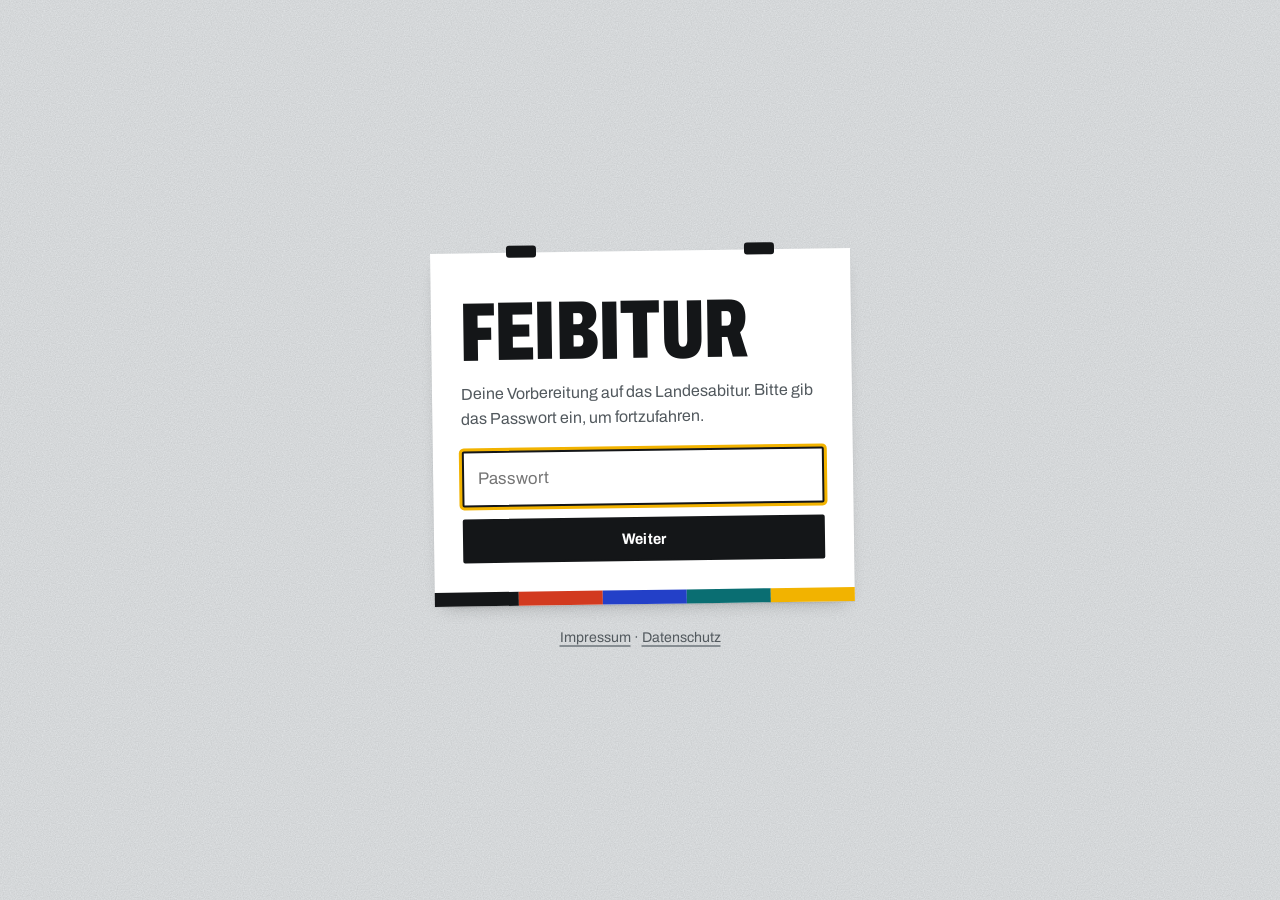
<file: index.html>
<!doctype html>
<html lang="de">
<head>
<meta charset="utf-8">
<script>if(location.protocol==="http:"&&location.hostname==="feibitur.janrickmer.de")location.replace("https://"+location.host+location.pathname+location.search+location.hash);</script>
<meta name="viewport" content="width=device-width, initial-scale=1">
<title>Feibitur</title>
<meta name="description" content="Feibitur – Lernplattform zur Vorbereitung auf das Landesabitur in Hessen.">
<meta name="robots" content="noindex, nofollow">
<meta name="referrer" content="no-referrer">
<link rel="icon" href="assets/img/favicon.svg" type="image/svg+xml">
<link rel="preload" href="assets/fonts/archivo-latin-wdth-normal.woff2" as="font" type="font/woff2" crossorigin>
<link rel="stylesheet" href="assets/css/style.css">
<meta name="theme-color" content="#141618">
</head>
<body>
<noscript><p class="noscript">Feibitur benötigt JavaScript. Bitte aktiviere JavaScript in deinem Browser.</p></noscript>

<!-- Passwortabfrage -->
<section id="gate" class="gate" hidden>
  <form id="gate-form" class="gate-card" autocomplete="off">
    <h1 class="gate-word">Feibitur</h1>
    <p class="gate-lead">Deine Vorbereitung auf das Landesabitur. Bitte gib das Passwort ein, um fortzufahren.</p>
    <label for="gate-pw" class="visually-hidden">Passwort</label>
    <input id="gate-pw" type="password" placeholder="Passwort" autocomplete="current-password" required>
    <button type="submit" class="btn btn-primary">Weiter</button>
    <p id="gate-error" class="gate-error" role="alert" hidden>Das Passwort ist leider falsch.</p>
    <div class="gate-stripes" aria-hidden="true"><i></i><i></i><i></i><i></i><i></i></div>
  </form>
  <footer class="legal-links"><a href="impressum.html">Impressum</a> · <a href="datenschutz.html">Datenschutz</a></footer>
</section>

<div id="app" hidden></div>

<script src="assets/js/config.js"></script>
<script src="assets/js/motion.js"></script>
<script src="assets/js/app.js"></script>
<script src="assets/js/tools.js"></script>
</body>
</html>
</file>
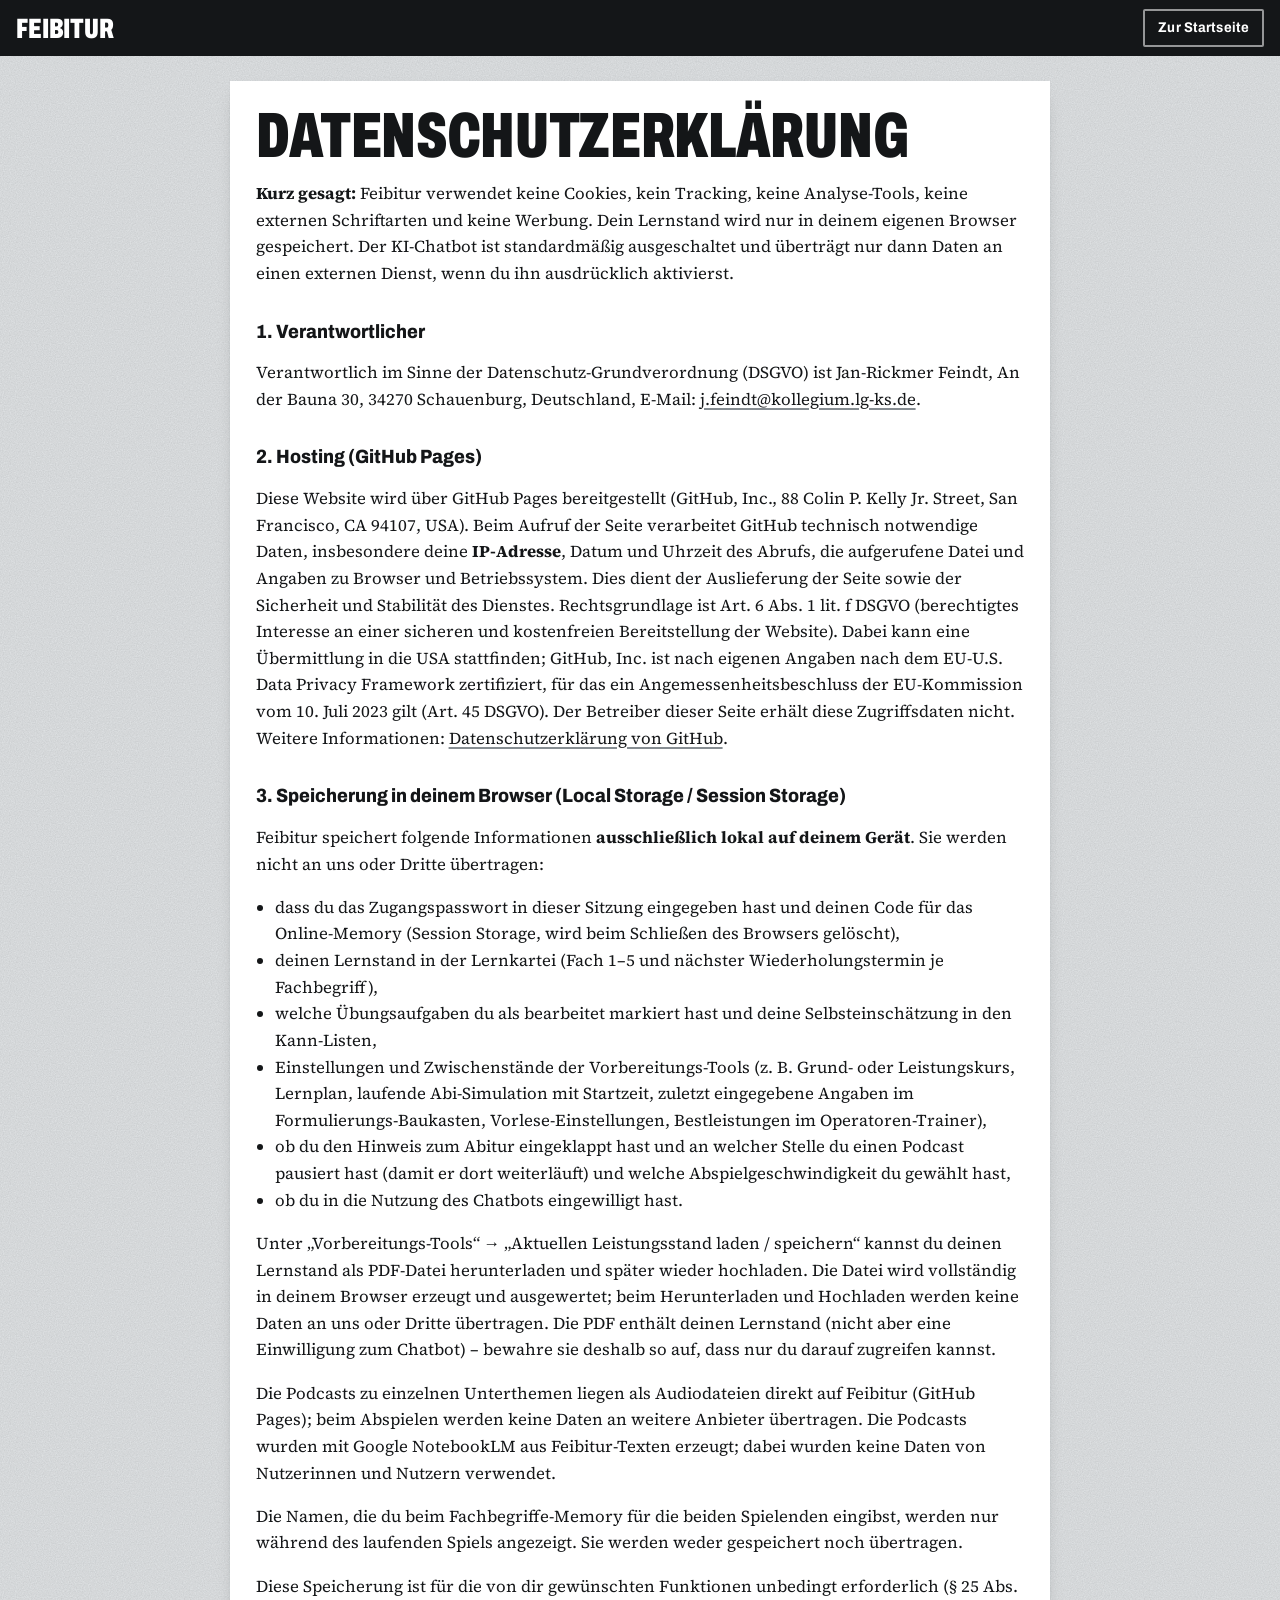
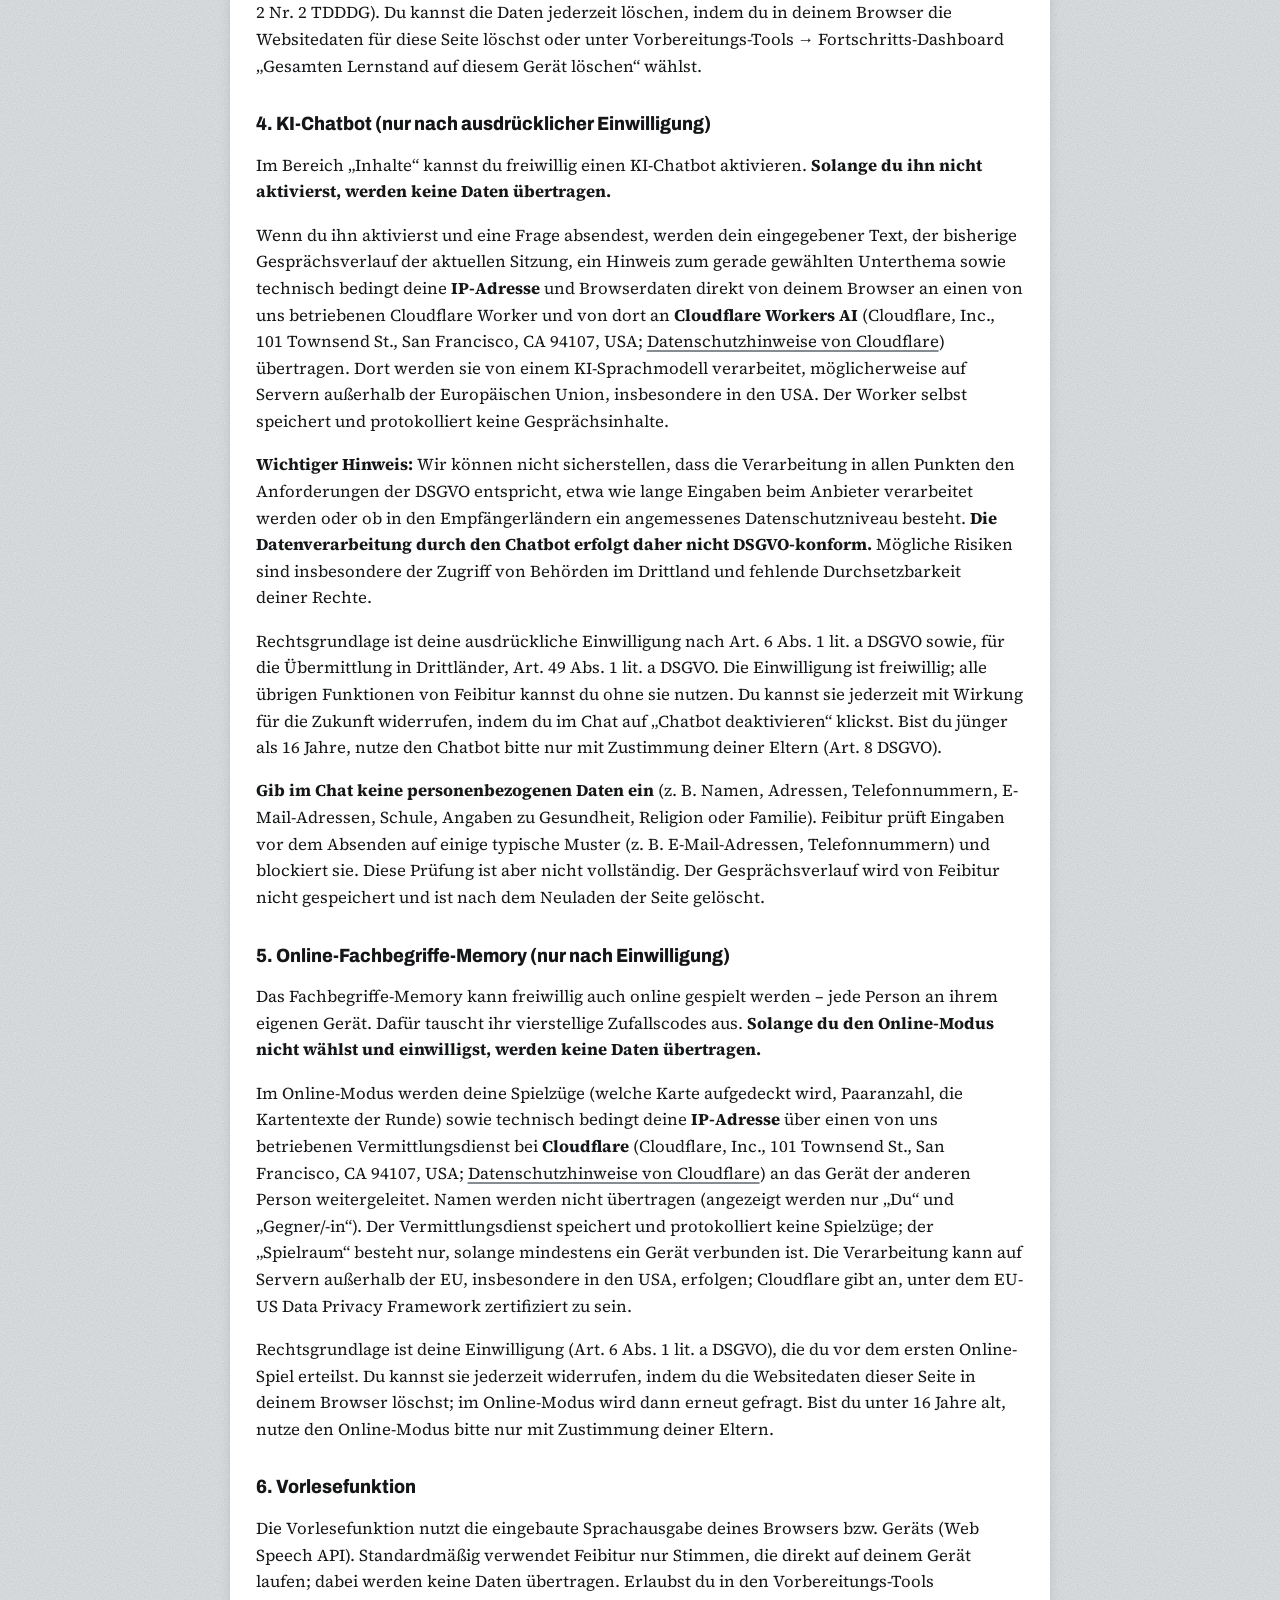
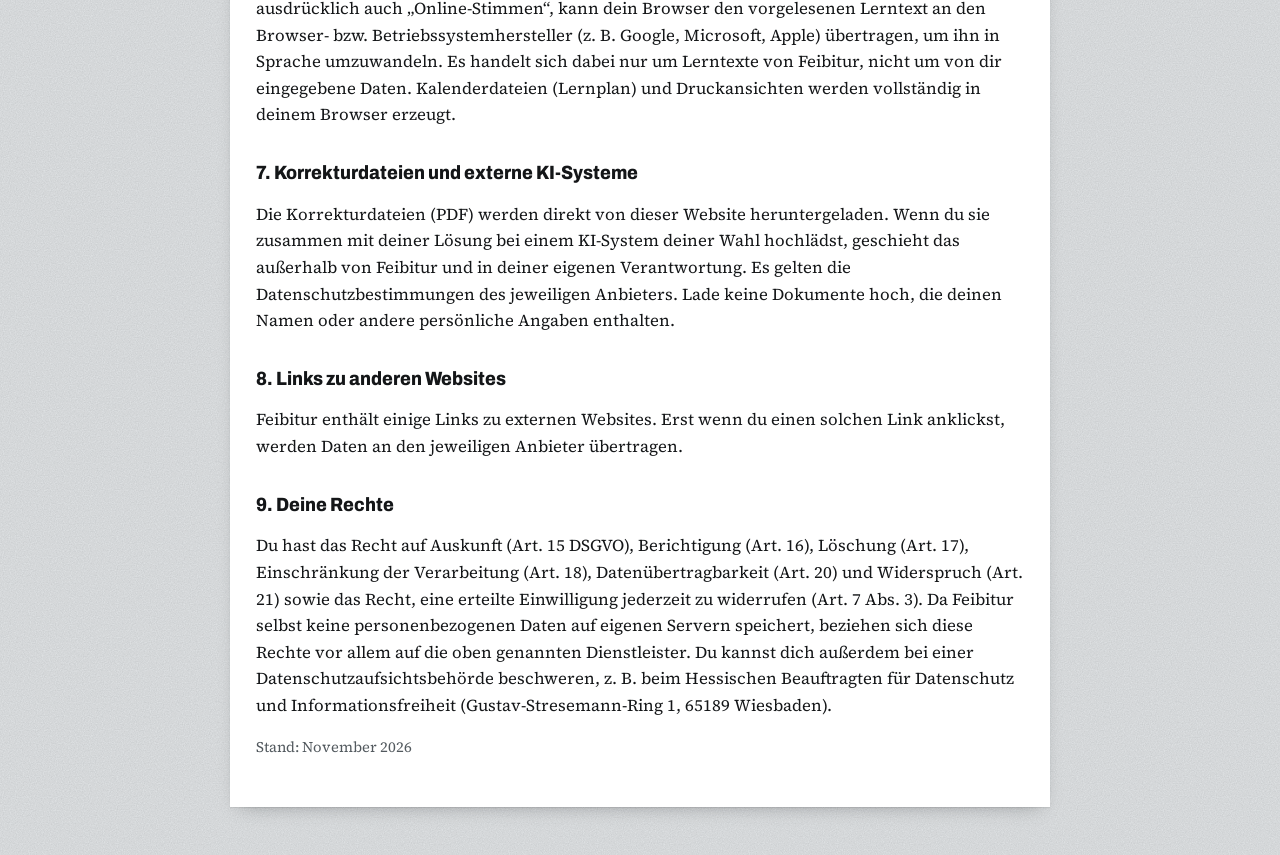
<file: datenschutz.html>
<!doctype html>
<html lang="de">
<head>
<meta charset="utf-8">
<script>if(location.protocol==="http:"&&location.hostname==="feibitur.janrickmer.de")location.replace("https://"+location.host+location.pathname+location.search+location.hash);</script>
<meta name="viewport" content="width=device-width, initial-scale=1">
<title>Datenschutz – Feibitur</title>
<meta name="robots" content="noindex, nofollow">
<link rel="icon" href="assets/img/favicon.svg" type="image/svg+xml">
<link rel="stylesheet" href="assets/css/style.css">
</head>
<body>
<header class="topbar"><a class="brand" href="index.html">Feibitur</a><nav><a class="btn btn-small" href="index.html">Zur Startseite</a></nav></header>
<main class="legal">
<h1>Datenschutzerklärung</h1>
<p><b>Kurz gesagt:</b> Feibitur verwendet keine Cookies, kein Tracking, keine Analyse-Tools, keine externen Schriftarten und keine Werbung. Dein Lernstand wird nur in deinem eigenen Browser gespeichert. Der KI-Chatbot ist standardmäßig ausgeschaltet und überträgt nur dann Daten an einen externen Dienst, wenn du ihn ausdrücklich aktivierst.</p>

<h2>1. Verantwortlicher</h2>
<p>Verantwortlich im Sinne der Datenschutz-Grundverordnung (DSGVO) ist Jan-Rickmer Feindt, An der Bauna 30, 34270 Schauenburg, Deutschland, E-Mail: <a href="mailto:j.feindt@kollegium.lg-ks.de">j.feindt@kollegium.lg-ks.de</a>.</p>

<h2>2. Hosting (GitHub Pages)</h2>
<p>Diese Website wird über GitHub Pages bereitgestellt (GitHub, Inc., 88 Colin P. Kelly Jr. Street, San Francisco, CA 94107, USA). Beim Aufruf der Seite verarbeitet GitHub technisch notwendige Daten, insbesondere deine <b>IP-Adresse</b>, Datum und Uhrzeit des Abrufs, die aufgerufene Datei und Angaben zu Browser und Betriebssystem. Dies dient der Auslieferung der Seite sowie der Sicherheit und Stabilität des Dienstes. Rechtsgrundlage ist Art. 6 Abs. 1 lit. f DSGVO (berechtigtes Interesse an einer sicheren und kostenfreien Bereitstellung der Website). Dabei kann eine Übermittlung in die USA stattfinden; GitHub, Inc. ist nach eigenen Angaben nach dem EU-U.S. Data Privacy Framework zertifiziert, für das ein Angemessenheitsbeschluss der EU-Kommission vom 10. Juli 2023 gilt (Art. 45 DSGVO). Der Betreiber dieser Seite erhält diese Zugriffsdaten nicht. Weitere Informationen: <a href="https://docs.github.com/de/site-policy/privacy-policies/github-general-privacy-statement" rel="noopener noreferrer">Datenschutzerklärung von GitHub</a>.</p>

<h2>3. Speicherung in deinem Browser (Local Storage / Session Storage)</h2>
<p>Feibitur speichert folgende Informationen <b>ausschließlich lokal auf deinem Gerät</b>. Sie werden nicht an uns oder Dritte übertragen:</p>
<ul>
<li>dass du das Zugangspasswort in dieser Sitzung eingegeben hast und deinen Code für das Online-Memory (Session Storage, wird beim Schließen des Browsers gelöscht),</li>
<li>deinen Lernstand in der Lernkartei (Fach 1–5 und nächster Wiederholungstermin je Fachbegriff),</li>
<li>welche Übungsaufgaben du als bearbeitet markiert hast und deine Selbsteinschätzung in den Kann-Listen,</li>
<li>Einstellungen und Zwischenstände der Vorbereitungs-Tools (z. B. Grund- oder Leistungskurs, Lernplan, laufende Abi-Simulation mit Startzeit, zuletzt eingegebene Angaben im Formulierungs-Baukasten, Vorlese-Einstellungen, Bestleistungen im Operatoren-Trainer),</li>
<li>ob du den Hinweis zum Abitur eingeklappt hast und an welcher Stelle du einen Podcast pausiert hast (damit er dort weiterläuft) und welche Abspielgeschwindigkeit du gewählt hast,</li>
<li>ob du in die Nutzung des Chatbots eingewilligt hast.</li>
</ul>
<p>Unter „Vorbereitungs-Tools“ → „Aktuellen Leistungsstand laden / speichern“ kannst du deinen Lernstand als PDF-Datei herunterladen und später wieder hochladen. Die Datei wird vollständig in deinem Browser erzeugt und ausgewertet; beim Herunterladen und Hochladen werden keine Daten an uns oder Dritte übertragen. Die PDF enthält deinen Lernstand (nicht aber eine Einwilligung zum Chatbot) – bewahre sie deshalb so auf, dass nur du darauf zugreifen kannst.</p>
<p>Die Podcasts zu einzelnen Unterthemen liegen als Audiodateien direkt auf Feibitur (GitHub Pages); beim Abspielen werden keine Daten an weitere Anbieter übertragen. Die Podcasts wurden mit Google NotebookLM aus Feibitur-Texten erzeugt; dabei wurden keine Daten von Nutzerinnen und Nutzern verwendet.</p>
<p>Die Namen, die du beim Fachbegriffe-Memory für die beiden Spielenden eingibst, werden nur während des laufenden Spiels angezeigt. Sie werden weder gespeichert noch übertragen.</p>
<p>Diese Speicherung ist für die von dir gewünschten Funktionen unbedingt erforderlich (§ 25 Abs. 2 Nr. 2 TDDDG). Du kannst die Daten jederzeit löschen, indem du in deinem Browser die Websitedaten für diese Seite löschst oder unter Vorbereitungs-Tools → Fortschritts-Dashboard „Gesamten Lernstand auf diesem Gerät löschen“ wählst.</p>

<h2 id="chatbot">4. KI-Chatbot (nur nach ausdrücklicher Einwilligung)</h2>
<p>Im Bereich „Inhalte“ kannst du freiwillig einen KI-Chatbot aktivieren. <b>Solange du ihn nicht aktivierst, werden keine Daten übertragen.</b></p>
<p>Wenn du ihn aktivierst und eine Frage absendest, werden dein eingegebener Text, der bisherige Gesprächsverlauf der aktuellen Sitzung, ein Hinweis zum gerade gewählten Unterthema sowie technisch bedingt deine <b>IP-Adresse</b> und Browserdaten direkt von deinem Browser an einen von uns betriebenen Cloudflare Worker und von dort an <b>Cloudflare Workers AI</b> (Cloudflare, Inc., 101 Townsend St., San Francisco, CA 94107, USA; <a href="https://www.cloudflare.com/de-de/privacypolicy/" rel="noopener noreferrer">Datenschutzhinweise von Cloudflare</a>) übertragen. Dort werden sie von einem KI-Sprachmodell verarbeitet, möglicherweise auf Servern außerhalb der Europäischen Union, insbesondere in den USA. Der Worker selbst speichert und protokolliert keine Gesprächsinhalte.</p>
<p><b>Wichtiger Hinweis:</b> Wir können nicht sicherstellen, dass die Verarbeitung in allen Punkten den Anforderungen der DSGVO entspricht, etwa wie lange Eingaben beim Anbieter verarbeitet werden oder ob in den Empfängerländern ein angemessenes Datenschutzniveau besteht. <b>Die Datenverarbeitung durch den Chatbot erfolgt daher nicht DSGVO-konform.</b> Mögliche Risiken sind insbesondere der Zugriff von Behörden im Drittland und fehlende Durchsetzbarkeit deiner Rechte.</p>
<p>Rechtsgrundlage ist deine ausdrückliche Einwilligung nach Art. 6 Abs. 1 lit. a DSGVO sowie, für die Übermittlung in Drittländer, Art. 49 Abs. 1 lit. a DSGVO. Die Einwilligung ist freiwillig; alle übrigen Funktionen von Feibitur kannst du ohne sie nutzen. Du kannst sie jederzeit mit Wirkung für die Zukunft widerrufen, indem du im Chat auf „Chatbot deaktivieren“ klickst. Bist du jünger als 16 Jahre, nutze den Chatbot bitte nur mit Zustimmung deiner Eltern (Art. 8 DSGVO).</p>
<p><b>Gib im Chat keine personenbezogenen Daten ein</b> (z. B. Namen, Adressen, Telefonnummern, E-Mail-Adressen, Schule, Angaben zu Gesundheit, Religion oder Familie). Feibitur prüft Eingaben vor dem Absenden auf einige typische Muster (z. B. E-Mail-Adressen, Telefonnummern) und blockiert sie. Diese Prüfung ist aber nicht vollständig. Der Gesprächsverlauf wird von Feibitur nicht gespeichert und ist nach dem Neuladen der Seite gelöscht.</p>

<h2 id="memory-online">5. Online-Fachbegriffe-Memory (nur nach Einwilligung)</h2>
<p>Das Fachbegriffe-Memory kann freiwillig auch online gespielt werden – jede Person an ihrem eigenen Gerät. Dafür tauscht ihr vierstellige Zufallscodes aus. <b>Solange du den Online-Modus nicht wählst und einwilligst, werden keine Daten übertragen.</b></p>
<p>Im Online-Modus werden deine Spielzüge (welche Karte aufgedeckt wird, Paaranzahl, die Kartentexte der Runde) sowie technisch bedingt deine <b>IP-Adresse</b> über einen von uns betriebenen Vermittlungsdienst bei <b>Cloudflare</b> (Cloudflare, Inc., 101 Townsend St., San Francisco, CA 94107, USA; <a href="https://www.cloudflare.com/de-de/privacypolicy/" rel="noopener noreferrer">Datenschutzhinweise von Cloudflare</a>) an das Gerät der anderen Person weitergeleitet. Namen werden nicht übertragen (angezeigt werden nur „Du“ und „Gegner/-in“). Der Vermittlungsdienst speichert und protokolliert keine Spielzüge; der „Spielraum“ besteht nur, solange mindestens ein Gerät verbunden ist. Die Verarbeitung kann auf Servern außerhalb der EU, insbesondere in den USA, erfolgen; Cloudflare gibt an, unter dem EU-US Data Privacy Framework zertifiziert zu sein.</p>
<p>Rechtsgrundlage ist deine Einwilligung (Art. 6 Abs. 1 lit. a DSGVO), die du vor dem ersten Online-Spiel erteilst. Du kannst sie jederzeit widerrufen, indem du die Websitedaten dieser Seite in deinem Browser löschst; im Online-Modus wird dann erneut gefragt. Bist du unter 16 Jahre alt, nutze den Online-Modus bitte nur mit Zustimmung deiner Eltern.</p>

<h2>6. Vorlesefunktion</h2>
<p>Die Vorlesefunktion nutzt die eingebaute Sprachausgabe deines Browsers bzw. Geräts (Web Speech API). Standardmäßig verwendet Feibitur nur Stimmen, die direkt auf deinem Gerät laufen; dabei werden keine Daten übertragen. Erlaubst du in den Vorbereitungs-Tools ausdrücklich auch „Online-Stimmen“, kann dein Browser den vorgelesenen Lerntext an den Browser- bzw. Betriebssystemhersteller (z. B. Google, Microsoft, Apple) übertragen, um ihn in Sprache umzuwandeln. Es handelt sich dabei nur um Lerntexte von Feibitur, nicht um von dir eingegebene Daten. Kalenderdateien (Lernplan) und Druckansichten werden vollständig in deinem Browser erzeugt.</p>

<h2>7. Korrekturdateien und externe KI-Systeme</h2>
<p>Die Korrekturdateien (PDF) werden direkt von dieser Website heruntergeladen. Wenn du sie zusammen mit deiner Lösung bei einem KI-System deiner Wahl hochlädst, geschieht das außerhalb von Feibitur und in deiner eigenen Verantwortung. Es gelten die Datenschutzbestimmungen des jeweiligen Anbieters. Lade keine Dokumente hoch, die deinen Namen oder andere persönliche Angaben enthalten.</p>

<h2>8. Links zu anderen Websites</h2>
<p>Feibitur enthält einige Links zu externen Websites. Erst wenn du einen solchen Link anklickst, werden Daten an den jeweiligen Anbieter übertragen.</p>

<h2>9. Deine Rechte</h2>
<p>Du hast das Recht auf Auskunft (Art. 15 DSGVO), Berichtigung (Art. 16), Löschung (Art. 17), Einschränkung der Verarbeitung (Art. 18), Datenübertragbarkeit (Art. 20) und Widerspruch (Art. 21) sowie das Recht, eine erteilte Einwilligung jederzeit zu widerrufen (Art. 7 Abs. 3). Da Feibitur selbst keine personenbezogenen Daten auf eigenen Servern speichert, beziehen sich diese Rechte vor allem auf die oben genannten Dienstleister. Du kannst dich außerdem bei einer Datenschutzaufsichtsbehörde beschweren, z. B. beim Hessischen Beauftragten für Datenschutz und Informationsfreiheit (Gustav-Stresemann-Ring 1, 65189 Wiesbaden).</p>

<p class="muted">Stand: November 2026</p>
</main>
</body>
</html>
</file>
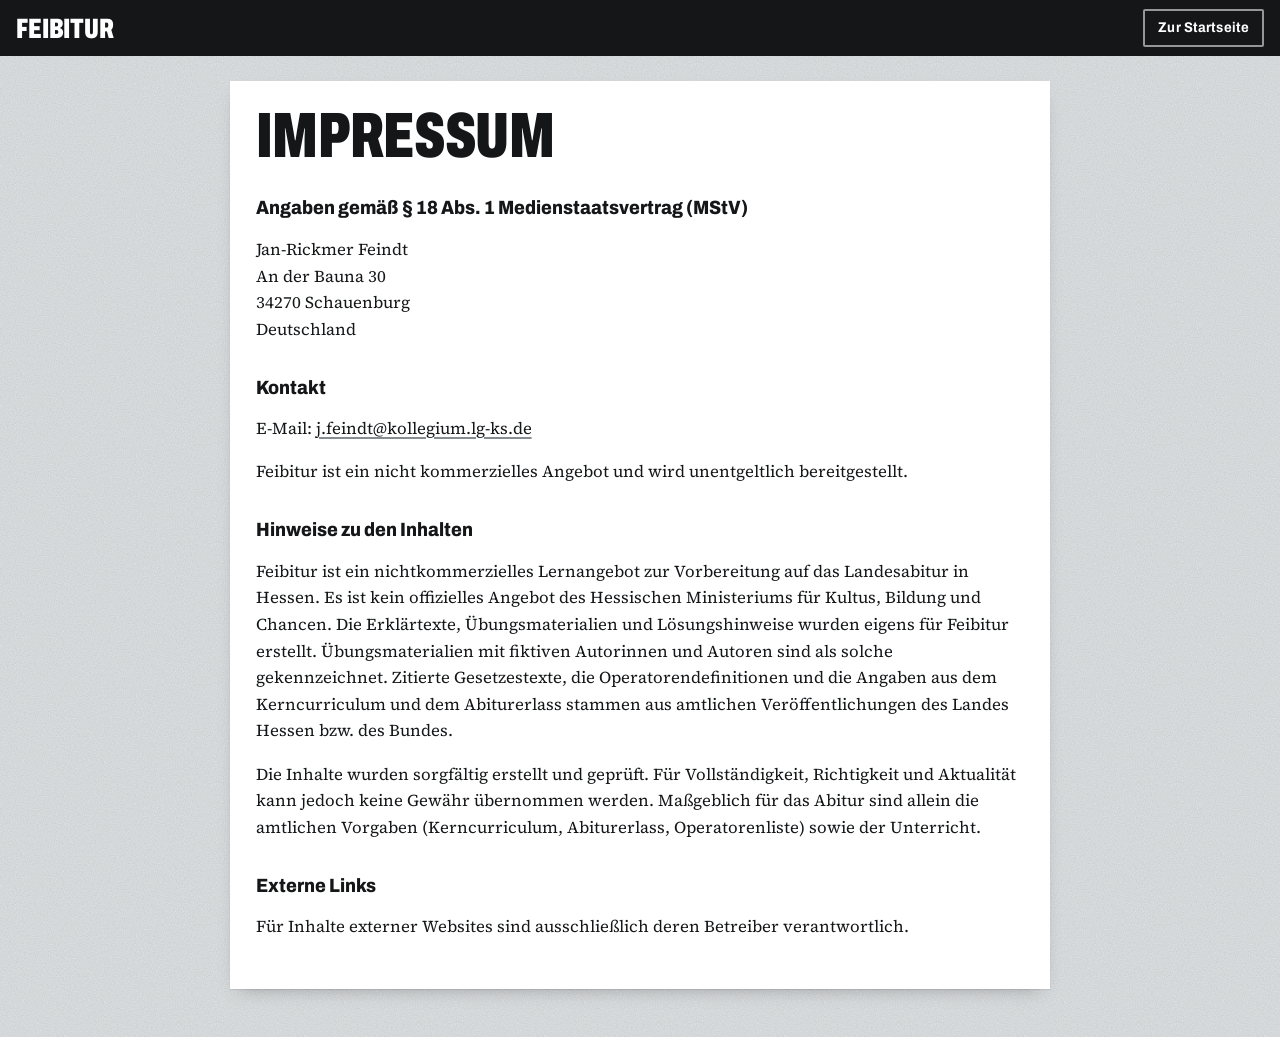
<file: impressum.html>
<!doctype html>
<html lang="de">
<head>
<meta charset="utf-8">
<script>if(location.protocol==="http:"&&location.hostname==="feibitur.janrickmer.de")location.replace("https://"+location.host+location.pathname+location.search+location.hash);</script>
<meta name="viewport" content="width=device-width, initial-scale=1">
<title>Impressum – Feibitur</title>
<meta name="robots" content="noindex, nofollow">
<link rel="icon" href="assets/img/favicon.svg" type="image/svg+xml">
<link rel="stylesheet" href="assets/css/style.css">
</head>
<body>
<header class="topbar"><a class="brand" href="index.html">Feibitur</a><nav><a class="btn btn-small" href="index.html">Zur Startseite</a></nav></header>
<main class="legal">
<h1>Impressum</h1>
<h2>Angaben gemäß § 18 Abs. 1 Medienstaatsvertrag (MStV)</h2>
<p>Jan-Rickmer Feindt<br>An der Bauna 30<br>34270 Schauenburg<br>Deutschland</p>
<h2>Kontakt</h2>
<p>E-Mail: <a href="mailto:j.feindt@kollegium.lg-ks.de">j.feindt@kollegium.lg-ks.de</a></p>
<p>Feibitur ist ein nicht kommerzielles Angebot und wird unentgeltlich bereitgestellt.</p>
<h2>Hinweise zu den Inhalten</h2>
<p>Feibitur ist ein nichtkommerzielles Lernangebot zur Vorbereitung auf das Landesabitur in Hessen. Es ist kein offizielles Angebot des Hessischen Ministeriums für Kultus, Bildung und Chancen. Die Erklärtexte, Übungsmaterialien und Lösungshinweise wurden eigens für Feibitur erstellt. Übungsmaterialien mit fiktiven Autorinnen und Autoren sind als solche gekennzeichnet. Zitierte Gesetzestexte, die Operatorendefinitionen und die Angaben aus dem Kerncurriculum und dem Abiturerlass stammen aus amtlichen Veröffentlichungen des Landes Hessen bzw. des Bundes.</p>
<p>Die Inhalte wurden sorgfältig erstellt und geprüft. Für Vollständigkeit, Richtigkeit und Aktualität kann jedoch keine Gewähr übernommen werden. Maßgeblich für das Abitur sind allein die amtlichen Vorgaben (Kerncurriculum, Abiturerlass, Operatorenliste) sowie der Unterricht.</p>
<h2>Externe Links</h2>
<p>Für Inhalte externer Websites sind ausschließlich deren Betreiber verantwortlich.</p>
</main>
</body>
</html>
</file>
<file: assets/css/style.css>
/* Feibitur – Stylesheet „Plakatwand“
   Alle Schriften liegen selbst gehostet unter assets/fonts (SIL Open Font License), keine externen Ressourcen. */

/* ------------------------------------------------------------------ Schriften */
@font-face { font-family: "Archivo"; font-style: normal; font-display: swap; font-weight: 100 900; font-stretch: 62% 125%;
  src: url("../fonts/archivo-latin-wdth-normal.woff2") format("woff2");
  unicode-range: U+0000-00FF, U+0131, U+0152-0153, U+02BB-02BC, U+02C6, U+02DA, U+02DC, U+0304, U+0308, U+0329, U+2000-206F, U+20AC, U+2122, U+2191, U+2193, U+2212, U+2215, U+FEFF, U+FFFD; }
@font-face { font-family: "Archivo"; font-style: normal; font-display: swap; font-weight: 100 900; font-stretch: 62% 125%;
  src: url("../fonts/archivo-latin-ext-wdth-normal.woff2") format("woff2");
  unicode-range: U+0100-02BA, U+02BD-02C5, U+02C7-02CC, U+02CE-02D7, U+02DD-02FF, U+0304, U+0308, U+0329, U+1D00-1DBF, U+1E00-1E9F, U+1EF2-1EFF, U+2020, U+20A0-20AB, U+20AD-20C0, U+2113, U+2C60-2C7F, U+A720-A7FF; }
@font-face { font-family: "Source Serif 4"; font-style: normal; font-display: swap; font-weight: 200 900;
  src: url("../fonts/source-serif-4-latin-wght-normal.woff2") format("woff2");
  unicode-range: U+0000-00FF, U+0131, U+0152-0153, U+02BB-02BC, U+02C6, U+02DA, U+02DC, U+0304, U+0308, U+0329, U+2000-206F, U+20AC, U+2122, U+2191, U+2193, U+2212, U+2215, U+FEFF, U+FFFD; }
@font-face { font-family: "Source Serif 4"; font-style: normal; font-display: swap; font-weight: 200 900;
  src: url("../fonts/source-serif-4-latin-ext-wght-normal.woff2") format("woff2");
  unicode-range: U+0100-02BA, U+02BD-02C5, U+02C7-02CC, U+02CE-02D7, U+02DD-02FF, U+0304, U+0308, U+0329, U+1D00-1DBF, U+1E00-1E9F, U+1EF2-1EFF, U+2020, U+20A0-20AB, U+20AD-20C0, U+2113, U+2C60-2C7F, U+A720-A7FF; }
@font-face { font-family: "Source Serif 4"; font-style: italic; font-display: swap; font-weight: 200 900;
  src: url("../fonts/source-serif-4-latin-wght-italic.woff2") format("woff2");
  unicode-range: U+0000-00FF, U+0131, U+0152-0153, U+02BB-02BC, U+02C6, U+02DA, U+02DC, U+0304, U+0308, U+0329, U+2000-206F, U+20AC, U+2122, U+2191, U+2193, U+2212, U+2215, U+FEFF, U+FFFD; }
@font-face { font-family: "Source Serif 4"; font-style: italic; font-display: swap; font-weight: 200 900;
  src: url("../fonts/source-serif-4-latin-ext-wght-italic.woff2") format("woff2");
  unicode-range: U+0100-02BA, U+02BD-02C5, U+02C7-02CC, U+02CE-02D7, U+02DD-02FF, U+0304, U+0308, U+0329, U+1D00-1DBF, U+1E00-1E9F, U+1EF2-1EFF, U+2020, U+20A0-20AB, U+20AD-20C0, U+2113, U+2C60-2C7F, U+A720-A7FF; }

/* ------------------------------------------------------------------ Tokens */
:root {
  /* Betongrau-Leiter: die einzigen neutralen Töne */
  --paper: #ffffff;
  --g1: #f1f3f4;
  --g2: #e1e4e6;
  --g3: #c7ccd0;
  --g4: #868d92;
  --g5: #52595e;
  --g6: #2a2f33;
  --ink: #141618;
  /* Plakatfarben der Halbjahre – treten immer gemeinsam auf */
  --q1: #D23A1F; --q1-ink: #ffffff;
  --q2: #2340C8; --q2-ink: #ffffff;
  --q3: #0A6E72; --q3-ink: #ffffff;
  --q4: #F2B300; --q4-ink: #141618;
  --gl: #141618; --gl-ink: #ffffff;
  --tl: #4f6478; --tl-ink: #ffffff; /* Vorbereitungs-Tools: Blueback, dunkel */
  --blueback: #9fb1c2;
  --go: #1B6E3E; --go-tint: #e6f2ea;
  --stop: #B3261E; --stop-tint: #fbe9e7;
  /* aktuelles Halbjahr (wird über data-hj gesetzt) */
  --hj: var(--ink); --hj-ink: #ffffff;
  /* Schrift */
  --ui: "Archivo", "Helvetica Neue", Arial, sans-serif;
  --read: "Source Serif 4", Georgia, "Times New Roman", serif;
  --poster-stretch: 66%;
  /* Bewegung: eine Konstante für alles Klebende */
  --t-paste: 380ms;
  --ease-paste: cubic-bezier(.2, 1.3, .4, 1);
  --ease-out: cubic-bezier(0.23, 1, 0.32, 1);
  --ease-io: cubic-bezier(0.77, 0, 0.175, 1);
  /* Kompatibilität für ältere Inline-Stile */
  --surface: var(--paper); --surface-2: var(--g1); --line: var(--g3); --ink-soft: var(--g5); --navy: var(--ink); --navy-2: var(--g6);
  --accent: var(--q1); --gold: var(--q4); --green: var(--go); --lk: var(--ink); --font: var(--ui); --font-head: var(--ui);
  --grain: url("data:image/svg+xml,%3Csvg xmlns='http://www.w3.org/2000/svg' width='240' height='240'%3E%3Cfilter id='n'%3E%3CfeTurbulence type='fractalNoise' baseFrequency='.85' numOctaves='2' stitchTiles='stitch'/%3E%3CfeColorMatrix values='0 0 0 0 0 0 0 0 0 0 0 0 0 0 0 .11 0 0 0 0'/%3E%3C/filter%3E%3Crect width='100%25' height='100%25' filter='url(%23n)'/%3E%3C/svg%3E");
  --sheet-shadow: 0 1px 1px rgba(20, 22, 24, .08), 0 8px 18px -10px rgba(20, 22, 24, .35);
}
[data-hj="tools"] { --hj: var(--tl); --hj-ink: var(--tl-ink); }
[data-hj="grundlagen"] { --hj: var(--gl); --hj-ink: var(--gl-ink); }
[data-hj="q1"] { --hj: var(--q1); --hj-ink: var(--q1-ink); }
[data-hj="q2"] { --hj: var(--q2); --hj-ink: var(--q2-ink); }
[data-hj="q3"] { --hj: var(--q3); --hj-ink: var(--q3-ink); }
[data-hj="q4"] { --hj: var(--q4); --hj-ink: var(--q4-ink); }

/* ------------------------------------------------------------------ Basis */
* { box-sizing: border-box; }
html { -webkit-text-size-adjust: 100%; scrollbar-color: var(--g4) var(--g2); }
body { margin: 0; background: var(--g2) var(--grain); color: var(--ink); font: 400 16px/1.55 var(--ui); overflow-wrap: break-word;
  -webkit-font-smoothing: antialiased; text-rendering: optimizeLegibility; caret-color: var(--ink); }
::selection { background: var(--q4); color: var(--ink); }
.topic-panel, .stage, .content-main, .block, .task2, .mat-text, .op-box, .chat { min-width: 0; }
.block, .mat-text, .op-box, .ttext, .face .def, .gl-item, .abi-body { hyphens: auto; -webkit-hyphens: auto; }
a { color: inherit; text-decoration: underline; text-decoration-thickness: 2px; text-underline-offset: 3px; text-decoration-color: var(--g4); }
a:hover { text-decoration-color: currentColor; }
button { font: inherit; color: inherit; }
img, svg { max-width: 100%; }
h1, h2, h3, h4 { text-wrap: balance; }
p { text-wrap: pretty; }
table { font-variant-numeric: tabular-nums; }
:focus-visible { outline: 3px solid var(--ink); outline-offset: 2px; }
.visually-hidden { position: absolute !important; width: 1px; height: 1px; overflow: hidden; clip: rect(0 0 0 0); white-space: nowrap; }
.noscript { padding: 2rem; text-align: center; }
[hidden] { display: none !important; }
.muted { color: var(--g5); font-size: .92rem; }
.small { font-size: .84rem; }
.nowrap { white-space: nowrap; }

/* ------------------------------------------------------------------ Knöpfe */
.btn { display: inline-flex; align-items: center; justify-content: center; gap: .5rem; min-height: 44px; padding: .55rem 1.1rem;
  border: 2px solid var(--ink); border-radius: 2px; background: var(--paper); color: var(--ink); cursor: pointer; text-decoration: none;
  font: 700 .95rem/1.15 var(--ui); font-stretch: 92%; letter-spacing: .01em; transition: transform 160ms var(--ease-out), background-color 150ms ease, color 150ms ease; }
.btn:active { transform: scale(.97); }
.btn svg { width: 18px; height: 18px; flex: none; }
.btn-primary { background: var(--ink); color: #fff; }
.btn-green { background: var(--go); border-color: var(--go); color: #fff; }
.btn-small { min-height: 38px; padding: .35rem .8rem; font-size: .88rem; }
.btn-ghost { background: transparent; }
@media (hover: hover) and (pointer: fine) {
  .btn:hover { background: var(--g1); }
  .btn-primary:hover { background: var(--g6); }
  .btn-green:hover { background: #155a32; }
}
.linklike { background: none; border: 0; padding: 0; color: inherit; text-decoration: underline; text-decoration-thickness: 2px; text-underline-offset: 3px; text-decoration-color: var(--g4); cursor: pointer; font-size: inherit; }
.seg { display: inline-flex; border: 2px solid var(--ink); border-radius: 2px; background: var(--paper); overflow: hidden; max-width: 100%; }
.seg button { border: 0; background: transparent; padding: .5rem .95rem; min-height: 40px; cursor: pointer; font: 700 .9rem/1.1 var(--ui); font-stretch: 92%; color: var(--ink); }
.seg button + button { box-shadow: inset 2px 0 0 var(--ink); }
.seg button[aria-pressed="true"] { background: var(--ink); color: #fff; }
.seg-wrap { flex-wrap: wrap; }
input, select, textarea { font: inherit; color: var(--ink); }
input:not([type=checkbox]):not([type=radio]), select, textarea { border: 2px solid var(--g4); border-radius: 2px; background: var(--paper); }
input:not([type=checkbox]):not([type=radio]):focus, select:focus, textarea:focus { border-color: var(--ink); outline: none; box-shadow: 0 0 0 3px var(--q4); }
input[type=checkbox], input[type=radio] { accent-color: var(--ink); width: 18px; height: 18px; }

/* ------------------------------------------------------------------ Plakatschrift */
.wordmark, .brand, .powi-hero h1, .tools-hero h1, .rel-hero h1, .poster-nr, .topic-head h2, .tab-nr, .afb-head, .stage-big, .gate-word,
.choice-title, .cd-num, .tnum, .m-setup h2, .m-sheet h2, .m-score, .m-logo, .legal h1 {
  font-family: var(--ui); font-stretch: var(--poster-stretch); font-weight: 850; text-transform: uppercase; line-height: .9; letter-spacing: -.005em;
}

/* ------------------------------------------------------------------ Passwort */
.gate { min-height: 100vh; min-height: 100dvh; display: flex; flex-direction: column; align-items: center; justify-content: center; padding: 24px 16px; gap: 1.4rem; }
.gate-card { position: relative; width: 100%; max-width: 420px; background: var(--paper); padding: 2.6rem 1.8rem 0; box-shadow: var(--sheet-shadow); transform: rotate(-.8deg);
  display: flex; flex-direction: column; gap: .8rem; }
.gate-card::before, .gate-card::after { content: ""; position: absolute; top: -7px; width: 30px; height: 12px; background: var(--ink); border-radius: 3px; }
.gate-card::before { left: 18%; } .gate-card::after { right: 18%; }
.gate-word { font-size: clamp(3.4rem, 17vw, 5.2rem); margin: 0; }
.gate-lead { margin: 0 0 .4rem; color: var(--g5); }
.gate-card input { padding: .8rem .9rem; font-size: 1.05rem; }
.gate-card .btn { width: 100%; }
.gate-error { color: var(--stop); margin: 0; font-weight: 700; }
.gate-stripes { display: grid; grid-template-columns: repeat(5, 1fr); }
.hj-strip { display: grid; grid-template-columns: 1.4fr repeat(5, 1fr); }
.gate-stripes { margin: 1rem -1.8rem 0; height: 14px; }
.gate-stripes i:nth-child(1) { background: var(--gl); } .gate-stripes i:nth-child(2) { background: var(--q1); } .gate-stripes i:nth-child(3) { background: var(--q2); }
.gate-stripes i:nth-child(4) { background: var(--q3); } .gate-stripes i:nth-child(5) { background: var(--q4); }
.legal-links { font-size: .88rem; color: var(--g5); }

/* ------------------------------------------------------------------ Kopfzeile */
.topbar { display: flex; align-items: center; justify-content: space-between; gap: .8rem; padding: .55rem 16px; background: var(--ink); color: #fff; position: relative; z-index: 5; }
.topbar .brand { font-size: 1.75rem; color: #fff; text-decoration: none; padding-top: .1rem; }
.topbar nav { display: flex; flex-wrap: wrap; gap: .45rem; justify-content: flex-end; }
.topbar .btn { background: transparent; color: #fff; border-color: rgba(255, 255, 255, .55); }
.topbar .btn-tools { background: var(--q4); color: var(--ink); border-color: var(--q4); }
.topbar :focus-visible, .countdown :focus-visible, .sim-timer :focus-visible { outline-color: var(--q4); }
@media (hover: hover) and (pointer: fine) { .topbar .btn:hover { background: rgba(255, 255, 255, .12); } .topbar .btn-tools:hover { background: #ffc61a; } }

/* ------------------------------------------------------------------ Startseite */
.home { min-height: 100vh; min-height: 100dvh; display: flex; flex-direction: column; }
.home-head { max-width: 1180px; width: 100%; margin: 0 auto; padding: clamp(2.2rem, 7vw, 4.5rem) 16px 1.6rem; }
.wordmark { font-size: clamp(4.4rem, 19vw, 12rem); margin: 0; line-height: .82; }
.home-head p { margin: .7rem 0 0; font: 500 clamp(1.05rem, 2.4vw, 1.35rem)/1.3 var(--read); color: var(--g6); }
.home-choices { max-width: 1180px; width: 100%; margin: 0 auto; padding: 1rem 16px 3rem; display: grid; grid-template-columns: minmax(0, 1.55fr) minmax(0, 1fr); grid-template-rows: auto auto; gap: 1.2rem; }
.choice { position: relative; display: flex; flex-direction: column; align-items: flex-start; gap: .55rem; padding: 1.6rem 1.5rem 1.4rem; border: 0; border-radius: 0; cursor: pointer; text-align: left;
  background: var(--paper); color: var(--ink); box-shadow: var(--sheet-shadow); transition: transform 220ms var(--ease-out); }
.choice::before, .choice::after { content: ""; position: absolute; top: -6px; width: 26px; height: 11px; background: var(--ink); border-radius: 3px; }
.choice::before { left: 14%; } .choice::after { right: 14%; }
.choice:active { transform: scale(.985); }
@media (hover: hover) and (pointer: fine) { .choice:hover { transform: translateY(-3px) rotate(-.4deg); } }
.choice-title { font-size: clamp(2.2rem, 6vw, 3.8rem); }
.choice-sub { font: 400 1.02rem/1.45 var(--read); color: var(--g6); max-width: 36ch; }
.choice-powi { grid-row: span 2; justify-content: flex-end; min-height: 340px; padding-bottom: 0; }
.choice-powi .choice-title { font-size: clamp(2.8rem, 8vw, 5.6rem); }
.choice-powi .hj-strip { align-self: stretch; margin: 1.2rem -1.5rem 0; }
.hj-strip i { font-style: normal; font: 850 1.25rem/1 var(--ui); font-stretch: var(--poster-stretch); padding: .8rem .2rem .7rem; text-align: center; background: var(--hj); color: var(--hj-ink); }
.choice-tools { background: var(--ink); color: #fff; }
.choice-tools .choice-sub { color: var(--g3); }
.choice-rel { background: var(--g1); }
.choice-rel .choice-sub { color: var(--g5); }
.weiter { grid-column: 1 / -1; display: inline-flex; align-items: center; gap: .6rem; justify-self: start; padding: .7rem 1rem; background: var(--q4); color: var(--ink); text-decoration: none; font-weight: 600;
  box-shadow: var(--sheet-shadow); transform: rotate(-.6deg); }
.weiter b { font-stretch: 85%; }
.weiter svg { width: 20px; height: 20px; }
.site-foot { margin-top: auto; padding: 1.4rem 16px 1.8rem; text-align: center; color: var(--g5); font-size: .86rem; }
.site-foot a { color: var(--g6); }

/* ------------------------------------------------------------------ Fachwelt PoWi: Kopf */
.powi-hero { max-width: 1400px; margin: 0 auto; padding: clamp(1.6rem, 4vw, 2.6rem) 16px 1.2rem; display: flex; flex-wrap: wrap; align-items: flex-end; justify-content: space-between; gap: 1rem 2rem; }
.powi-hero h1 { margin: 0; font-size: clamp(2.6rem, 8.5vw, 6.2rem); line-height: .84; }
.powi-hero p { margin: .55rem 0 0; font: 500 1.08rem/1.35 var(--read); color: var(--g6); }
.kurs-switch { display: flex; align-items: center; gap: .6rem; flex-wrap: wrap; font-weight: 700; }
.kurs-switch > span { font-stretch: 85%; text-transform: uppercase; font-size: .82rem; letter-spacing: .04em; }
.kurs-hint { flex-basis: 100%; margin: 0; text-align: right; font-weight: 600; }
.kurs-hint::before { content: ""; display: inline-block; width: .7em; height: .7em; background: var(--q4); margin-right: .45rem; vertical-align: .02em; }
.kurs-hint-inline { font-weight: 600; font-size: .9rem; }
.kurs-note { text-align: center; }

/* Abitur-Hinweis: Aushang */
.abi-wrap { max-width: 1400px; margin: 0 auto; padding: 0 16px; }
.abi { background: var(--paper); box-shadow: var(--sheet-shadow); }
.abi > summary { cursor: pointer; list-style: none; display: flex; align-items: center; justify-content: space-between; gap: .8rem; padding: .85rem 1.2rem; background: var(--q4); color: var(--ink);
  font: 800 1.05rem/1.2 var(--ui); font-stretch: 88%; }
.abi > summary::-webkit-details-marker { display: none; }
.abi > summary .chev { transition: transform 200ms var(--ease-out); flex: none; }
.abi[open] > summary .chev { transform: rotate(180deg); }
.abi-body { padding: 1rem 1.2rem 1.3rem; font-family: var(--read); font-size: 1rem; }
.abi-body ul { margin: .3rem 0; padding-left: 1.2rem; }
.abi-body li { margin: .25rem 0; }
.abi-cols { display: grid; grid-template-columns: minmax(0, 1fr) minmax(0, 1fr); gap: 1.2rem; margin-top: 1rem; }
.abi-cols.abi-one { grid-template-columns: minmax(0, 1fr); }
.abi-col { border-top: 4px solid var(--ink); padding-top: .6rem; }
.abi-col h3 { margin: 0 0 .3rem; font: 850 1.35rem/1 var(--ui); font-stretch: var(--poster-stretch); text-transform: uppercase; }
.abi-col h4 { margin: .8rem 0 .2rem; font: 700 .95rem/1.25 var(--ui); }
.abi-col ul { font-size: .95rem; }
.abi-src { font: .8rem/1.4 var(--ui); color: var(--g5); margin-top: .8rem; }
.abi-tipps { margin-top: 1rem; background: var(--g1); padding: .8rem 1rem; font-size: .96rem; }

/* Halbjahres-Plakatbahn */
.tabs-wrap { max-width: 1400px; margin: 1.8rem auto 0; padding: 0 16px; }
.tabs { display: grid; grid-template-columns: repeat(6, minmax(0, 1fr)); gap: 10px; align-items: end; padding-top: 10px; }
.tab { position: relative; display: flex; flex-direction: column; align-items: flex-start; justify-content: flex-start; gap: .35rem; min-height: 112px; padding: 1.15rem .9rem .9rem; text-align: left; cursor: pointer;
  border: 0; border-top: 12px solid var(--hj); border-radius: 0; background: var(--paper); color: var(--ink); box-shadow: var(--sheet-shadow);
  transition: transform 220ms var(--ease-out), background-color 150ms ease; }
.tab-nr { font-size: 2.3rem; }
.tab-long { font: 600 .86rem/1.25 var(--ui); font-stretch: 88%; color: var(--g6); }
.tab[aria-selected="true"] { background: var(--hj); color: var(--hj-ink); border-top-color: var(--hj); transform: translateY(-10px); z-index: 1; box-shadow: 0 14px 26px -12px rgba(20, 22, 24, .55); }
.tab[aria-selected="true"] .tab-long { color: inherit; }
.tab:active { transform: scale(.98); }
.tab[aria-selected="true"]:active { transform: translateY(-10px) scale(.98); }
@media (hover: hover) and (pointer: fine) { .tab[aria-selected="false"]:hover { transform: translateY(-4px); } }

/* Unterthemen-Mast und Plakatfläche */
.tabpanel { max-width: 1400px; margin: 0 auto; padding: 1.4rem 16px 3rem; display: grid; grid-template-columns: 300px minmax(0, 1fr); gap: 1.6rem; align-items: start; }
.sidebar { position: sticky; top: .8rem; max-height: calc(100vh - 1.6rem); overflow: auto; padding: 14px .4rem 1rem 0; scrollbar-width: thin; }
.sidebar h2 { margin: 0 0 .8rem 34px; font: 800 .82rem/1 var(--ui); font-stretch: 85%; text-transform: uppercase; letter-spacing: .08em; color: var(--g5); }
.sidebar::before { content: ""; position: absolute; left: 12px; top: 0; bottom: 0; width: 8px; border-radius: 4px;
  background: linear-gradient(90deg, #8f9492, #c8ccca 45%, #7d8280); }
.topic-btn { position: relative; display: block; width: calc(100% - 34px); margin: 0 0 12px 34px; padding: .75rem .85rem .8rem; text-align: left; cursor: pointer;
  border: 0; border-radius: 0; background: var(--paper); color: var(--ink); box-shadow: var(--sheet-shadow); transition: transform 200ms var(--ease-out); }
.topic-btn::before, .topic-btn::after { content: ""; position: absolute; left: -30px; width: 40px; height: 7px; background: var(--ink); border-radius: 3px; }
.topic-btn::before { top: 14px; } .topic-btn::after { bottom: 14px; }
.topic-btn[aria-expanded="true"] { background: var(--hj); color: var(--hj-ink); }
.topic-btn:active { transform: scale(.985); }
@media (hover: hover) and (pointer: fine) { .topic-btn[aria-expanded="false"]:hover { transform: translateX(3px); } }
.topic-nr { display: block; font: 850 1.5rem/1 var(--ui); font-stretch: var(--poster-stretch); text-transform: uppercase; margin-bottom: .2rem; }
.topic-title { display: block; font: 500 .93rem/1.32 var(--ui); }
.badges { display: flex; flex-wrap: wrap; gap: 5px; margin-top: .45rem; }
.badge { display: inline-block; font: 700 .7rem/1.25 var(--ui); font-stretch: 88%; text-transform: uppercase; letter-spacing: .04em; padding: .16rem .45rem; border: 1.5px solid currentColor; white-space: nowrap; }
.badge-abi { background: var(--ink); color: #fff; border-color: var(--ink); }
.topic-btn[aria-expanded="true"] .badge-abi { background: var(--paper); color: var(--ink); border-color: var(--paper); }
.badge-noabi { color: var(--g5); }
.topic-btn[aria-expanded="true"] .badge-noabi { color: inherit; }
.badge-lk { background: var(--ink); color: #fff; border-color: var(--ink); }
.badge-content { color: var(--go); }
.zuletzt { position: absolute; top: -9px; right: 10px; background: var(--q4); color: var(--ink); font: 800 .68rem/1 var(--ui); font-stretch: 85%; text-transform: uppercase; letter-spacing: .05em;
  padding: .3rem .45rem; transform: rotate(2.5deg); box-shadow: 0 2px 4px rgba(20, 22, 24, .25); }

.stage { min-width: 0; }
.stage-empty { background: var(--paper); box-shadow: var(--sheet-shadow); padding: 2.4rem 1.8rem; border-top: 12px solid var(--hj); }
.stage-big { font-size: clamp(2rem, 5vw, 3.2rem); margin: 0 0 .6rem; }
.stage-empty p:not(.stage-big) { font-family: var(--read); font-size: 1.05rem; max-width: 60ch; color: var(--g6); }
.stage-empty .btn { margin-top: .6rem; }

/* Das Themenplakat */
.topic-panel { position: relative; }
.topic-panel.paste, .tool-panel.paste { animation: paste var(--t-paste) var(--ease-paste) both; transform-origin: 50% 0; }
@keyframes paste { from { opacity: 0; transform: translateY(-14px) rotate(-1.4deg) scale(1.02); } 45% { opacity: 1; } to { opacity: 1; transform: none; } }
.topic-head { position: relative; background: var(--hj); color: var(--hj-ink); padding: 1.6rem 1.6rem 1.4rem; box-shadow: var(--sheet-shadow); }
.tie { position: absolute; top: -8px; width: 34px; height: 13px; background: var(--ink); border-radius: 3px; box-shadow: inset 0 -3px 0 rgba(255, 255, 255, .14); }
.tie-l { left: 12%; } .tie-r { right: 12%; }
[data-hj="grundlagen"] .tie { background: var(--g5); }
.topic-head .row { display: flex; justify-content: space-between; align-items: flex-start; gap: .4rem 1rem; flex-wrap: wrap; }
.poster-nr { font-size: clamp(3.6rem, 9vw, 6.4rem); line-height: .8; }
.topic-head h2 { margin: .55rem 0 0; font-size: clamp(2rem, 5.2vw, 4.6rem); line-height: .9; hyphens: auto; -webkit-hyphens: auto; overflow-wrap: break-word; }
.topic-head .badge-abi { background: var(--hj-ink); color: var(--hj); border-color: var(--hj-ink); font-size: .78rem; padding: .3rem .55rem; }
.topic-head .badge-noabi { color: inherit; }
.erlass-note { margin-top: 1rem; font: 500 .95rem/1.45 var(--read); max-width: 70ch; }
.kcgo { margin-top: .8rem; font: .92rem/1.45 var(--ui); max-width: 80ch; }
.kcgo summary { cursor: pointer; font-weight: 700; text-decoration: underline; text-decoration-thickness: 2px; text-underline-offset: 3px; }
.kcgo ul { margin: .3rem 0 .5rem; padding-left: 1.2rem; }
.topic-head :focus-visible { outline-color: var(--hj-ink); }

.sections { display: grid; grid-template-columns: repeat(3, minmax(0, 1fr)); gap: 6px; margin: 10px 0 0; }
.sec-btn { display: flex; align-items: center; justify-content: center; gap: .55rem; min-height: 54px; padding: .7rem .6rem; cursor: pointer; border: 0; border-radius: 0;
  background: var(--paper); color: var(--ink); font: 800 1.02rem/1.1 var(--ui); font-stretch: 85%; text-transform: uppercase; letter-spacing: .02em; box-shadow: var(--sheet-shadow);
  transition: background-color 150ms ease, transform 160ms var(--ease-out); }
.sec-btn svg { width: 22px; height: 22px; flex: none; }
.sec-btn[aria-selected="true"] { background: var(--ink); color: #fff; }
.sec-btn:active { transform: scale(.98); }
@media (hover: hover) and (pointer: fine) { .sec-btn[aria-selected="false"]:hover { background: var(--g1); } }
.sec-body { padding: 1.4rem 0 0; }

/* ------------------------------------------------------------------ Bögen (Inhalte) */
.content-grid { display: grid; grid-template-columns: minmax(0, 2fr) minmax(0, 1fr); gap: 1.4rem; align-items: start; }
.content-main > * + * { margin-top: 1.1rem; }
.block { position: relative; background: var(--paper); box-shadow: var(--sheet-shadow); padding: 1.35rem 1.6rem 1.45rem; overflow: hidden;
  font: 400 1.0625rem/1.62 var(--read); }
.block > :not(.block-head):not(.stoerer):not(figure):not(.table-scroll) { max-width: 68ch; }
.block-head { display: flex; align-items: baseline; gap: .5rem .8rem; flex-wrap: wrap; margin-bottom: .5rem; }
.block-head h3 { flex: 1 1 18ch; margin: 0; font: 800 1.32rem/1.18 var(--ui); font-stretch: 90%; letter-spacing: -.005em; }
.block-head.bare { justify-content: flex-end; margin-bottom: .2rem; }
.block-kind { font: 700 .7rem/1 var(--ui); font-stretch: 88%; text-transform: uppercase; letter-spacing: .08em; padding: .28rem .45rem; border: 1.5px solid var(--g4); color: var(--g5); white-space: nowrap; }
.block p { margin: .5rem 0; }
.block ul, .block ol { padding-left: 1.3rem; margin: .45rem 0; }
.block li { margin: .25rem 0; }
.block b, .block strong { font-weight: 650; }
.block.fachtext { font-size: 1.09rem; }
.block.merke { background: var(--ink); color: #fff; }
.block.merke .block-kind { border-color: var(--q4); color: var(--q4); }
.block.merke a { color: #fff; }
.block.gesetz { background: var(--g1); }
.block.gesetz .block-kind { border-color: var(--ink); color: var(--ink); }
.block.lk .block-head { padding-right: 4.6rem; }
.stoerer { position: absolute; top: 16px; right: -46px; width: 170px; transform: rotate(45deg); background: var(--ink); color: #fff; text-align: center; z-index: 1;
  font: 850 .82rem/1 var(--ui); font-stretch: 75%; text-transform: uppercase; letter-spacing: .08em; padding: .38rem 0 .34rem; box-shadow: 0 2px 6px rgba(20, 22, 24, .3); }
.block.merke .stoerer { background: var(--q4); color: var(--ink); }
.block table, .lz table, .sim-paper table { width: 100%; border-collapse: collapse; font: 400 .93rem/1.42 var(--ui); margin-top: .5rem; }
.block th, .block td { padding: .55rem .6rem; vertical-align: top; text-align: left; border-bottom: 1px solid var(--g3); }
.block thead th { background: var(--ink); color: #fff; font-weight: 700; font-stretch: 90%; border-bottom: 0; }
.block tbody tr:nth-child(even) td { background: var(--g1); }
.block.merke thead th { background: var(--q4); color: var(--ink); }
.block.merke tbody tr:nth-child(even) td { background: rgba(255, 255, 255, .06); }
.block.merke td { border-color: rgba(255, 255, 255, .2); }
.table-scroll { overflow-x: auto; max-width: 100%; }
.figure { margin: 0; }
.figure svg { width: 100%; height: auto; display: block; background: #fff; border: 1px solid var(--g3); font-stretch: 94%; }
.figure figcaption { font: .86rem/1.4 var(--ui); color: var(--g5); margin-top: .5rem; }
.src { font: .8rem/1.4 var(--ui); color: var(--g5); margin-top: .7rem; }
.block.merke .src { color: var(--g3); }
.speak-btn { width: 38px; height: 38px; border: 2px solid var(--ink); border-radius: 2px; background: var(--paper); color: var(--ink); cursor: pointer; display: inline-flex; align-items: center; justify-content: center; flex: none; align-self: center; }
.speak-btn svg { width: 18px; height: 18px; }
.speak-btn.speaking { background: var(--ink); color: #fff; }
.block.merke .speak-btn { border-color: #fff; background: transparent; color: #fff; }
.placeholder { padding: 1.6rem; text-align: center; color: var(--g5); background: var(--paper); box-shadow: var(--sheet-shadow); }

/* Chat */
.chat { position: sticky; top: .8rem; display: flex; flex-direction: column; max-height: calc(100vh - 1.6rem); min-height: 420px; background: var(--paper); box-shadow: var(--sheet-shadow); }
.chat-head { padding: .8rem .95rem; background: var(--ink); color: #fff; }
.chat-head b { display: block; font: 850 1.25rem/1 var(--ui); font-stretch: var(--poster-stretch); text-transform: uppercase; }
.chat-head small { color: var(--g3); }
.chat-warn { margin: .8rem .8rem 0; padding: .6rem .75rem; background: var(--stop-tint); color: #7a1a14; font-size: .84rem; border-top: 3px solid var(--stop); }
.chat-consent { padding: .8rem; font-size: .88rem; }
.chat-consent label { display: flex; gap: .5rem; align-items: flex-start; margin: .6rem 0; }
.chat-log { flex: 1; overflow: auto; padding: .8rem; display: flex; flex-direction: column; gap: .55rem; min-height: 160px; }
.msg { padding: .55rem .75rem; font-size: .93rem; max-width: 92%; white-space: pre-wrap; word-wrap: break-word; }
.msg-user { align-self: flex-end; background: var(--ink); color: #fff; }
.msg-bot { align-self: flex-start; background: var(--g1); font-family: var(--read); font-size: .98rem; }
.msg-err { align-self: stretch; background: var(--stop-tint); color: #7a1a14; font-size: .86rem; }
.chat-form { display: flex; gap: .4rem; padding: .6rem; border-top: 1px solid var(--g3); }
.chat-form textarea { flex: 1; resize: none; min-height: 44px; max-height: 140px; padding: .55rem .7rem; font-size: .93rem; }
.chat-foot { padding: 0 .8rem .6rem; font-size: .76rem; color: var(--g5); display: flex; justify-content: space-between; gap: .5rem; }

/* ------------------------------------------------------------------ Fachbegriffe: Karteikarte */
.memory-launch { display: flex; justify-content: center; margin: 0 0 1.2rem; }
.btn-memory { gap: .6rem; padding: .75rem 1.2rem; min-height: 52px; white-space: normal; text-align: center; color: #fff; border-color: #5a3418;
  background: linear-gradient(180deg, #8a5629, #6b3f1c); box-shadow: inset 0 1px 0 rgba(255, 255, 255, .2), 0 6px 14px -8px rgba(60, 30, 10, .8); }
.btn-memory svg { width: 22px; height: 22px; }
@media (hover: hover) and (pointer: fine) { .btn-memory:hover { background: linear-gradient(180deg, #985f2e, #74441f); } }
.cards-top { display: flex; flex-wrap: wrap; justify-content: space-between; gap: .6rem; align-items: center; margin-bottom: .9rem; }
.progress { display: flex; gap: .4rem; flex-wrap: wrap; font-size: .84rem; }
.pill { padding: .22rem .55rem; background: var(--paper); border: 1.5px solid var(--g4); font: 700 .78rem/1.2 var(--ui); font-stretch: 90%; white-space: nowrap; }
.pill-good { border-color: var(--go); color: var(--go); }
.pill-bad { border-color: var(--stop); color: var(--stop); }
.pill.fach { border-color: var(--g3); color: var(--g5); }
.leitner-hint { font-size: .86rem; margin: -.3rem 0 1rem; max-width: 80ch; }
.flash-wrap { perspective: 1400px; max-width: 640px; margin: 0 auto; }
.flash { position: relative; display: block; width: 100%; min-height: 280px; border: 0; padding: 0; background: transparent; cursor: pointer; transform-style: preserve-3d;
  transition: transform 520ms var(--ease-io); }
.flash.flipped { transform: rotateY(180deg); }
.face { position: absolute; inset: 0; backface-visibility: hidden; -webkit-backface-visibility: hidden; padding: 1.6rem 1.6rem 2.4rem; display: flex; flex-direction: column;
  justify-content: center; align-items: center; text-align: center; background: var(--paper); color: var(--ink); border-top: 14px solid var(--hj);
  box-shadow: 0 1px 1px rgba(20, 22, 24, .1), 0 18px 34px -16px rgba(20, 22, 24, .55); }
.face-back { transform: rotateY(180deg); text-align: left; align-items: stretch; justify-content: flex-start; overflow: auto; border-top-color: var(--ink); }
.face .term { font: 850 clamp(1.9rem, 5.5vw, 3rem)/.95 var(--ui); font-stretch: var(--poster-stretch); text-transform: uppercase; overflow-wrap: anywhere; hyphens: auto; }
.face .hint { position: absolute; bottom: .9rem; left: 0; right: 0; text-align: center; font: 600 .8rem/1 var(--ui); color: var(--g5); text-transform: uppercase; letter-spacing: .06em; }
.face-back .term-small { font: 800 1.05rem/1.2 var(--ui); font-stretch: 88%; text-transform: uppercase; margin-bottom: .55rem; padding-bottom: .45rem; border-bottom: 3px solid var(--hj); align-self: flex-start; }
.face-back .def { font: 400 1.05rem/1.6 var(--read); }
.card-topic { position: absolute; top: .8rem; left: 1rem; font: 800 .8rem/1 var(--ui); font-stretch: 85%; text-transform: uppercase; color: var(--g5); }
.rate { display: flex; justify-content: center; gap: .8rem; margin-top: 1.1rem; flex-wrap: wrap; }
.rate .btn { min-width: 230px; min-height: 52px; }
.btn-good { background: var(--go); border-color: var(--go); color: #fff; }
.btn-bad { background: var(--paper); border-color: var(--stop); color: var(--stop); }
@media (hover: hover) and (pointer: fine) { .btn-good:hover { background: #155a32; } .btn-bad:hover { background: var(--stop-tint); } }
.cards-done { text-align: center; padding: 1.8rem 1rem; background: var(--paper); box-shadow: var(--sheet-shadow); }
.cards-done h3 { margin: 0 0 .4rem; font: 850 2rem/1 var(--ui); font-stretch: var(--poster-stretch); text-transform: uppercase; }
.glossar { margin-top: 2rem; background: var(--paper); box-shadow: var(--sheet-shadow); padding: 1.2rem 1.4rem 1.4rem; }
.glossar h3 { margin: 0 0 .3rem; font: 850 1.7rem/1 var(--ui); font-stretch: var(--poster-stretch); text-transform: uppercase; }
.glossar input { width: 100%; padding: .75rem .9rem; font-size: 1.05rem; margin-top: .4rem; }
.glossar-results { margin-top: .8rem; display: grid; }
.gl-item { padding: .65rem 0; border-bottom: 1px solid var(--g3); font: 400 1rem/1.5 var(--read); }
.gl-item:last-child { border-bottom: 0; }
.gl-item b { font-family: var(--ui); font-weight: 750; }
.gl-item .gl-src { font: .76rem/1 var(--ui); color: var(--g5); }

/* ------------------------------------------------------------------ Übungsaufgaben */
.howto { background: var(--paper); box-shadow: var(--sheet-shadow); padding: 1.3rem 1.5rem 1.4rem; }
.howto h3 { margin: 0 0 .9rem; font: 850 1.7rem/1 var(--ui); font-stretch: var(--poster-stretch); text-transform: uppercase; }
.howto ol { margin: 0; padding: 0; list-style: none; counter-reset: step; display: grid; gap: .8rem; }
.howto li { counter-increment: step; display: grid; grid-template-columns: 2.6rem minmax(0, 1fr); gap: .9rem; align-items: start; font: 400 1.02rem/1.5 var(--read); }
.howto li::before { content: counter(step); display: flex; align-items: center; justify-content: center; width: 2.6rem; height: 2.6rem; background: var(--hj); color: var(--hj-ink);
  font: 850 1.7rem/1 var(--ui); font-stretch: var(--poster-stretch); }
.howto .muted { font-family: var(--read); }
.afb-group { margin-top: 2.2rem; }
.afb-head { display: flex; align-items: center; flex-wrap: wrap; gap: .5rem .8rem; margin: 0; font-size: clamp(1.6rem, 3.6vw, 2.3rem); }
.afb-tag { background: var(--ink); color: #fff; padding: .2rem .5rem .15rem; }
.afb-desc { margin: .4rem 0 .9rem; font-family: var(--read); max-width: 75ch; color: var(--g6); }
.task2 { position: relative; overflow: hidden; margin-top: .7rem; background: var(--paper); box-shadow: var(--sheet-shadow); }
.task2-head { display: grid; grid-template-columns: 3.4rem minmax(0, 1fr) 22px; gap: .7rem; width: 100%; text-align: left; background: var(--paper); border: 0; padding: 1rem 1.1rem; cursor: pointer; align-items: start;
  transition: background-color 150ms ease; }
@media (hover: hover) and (pointer: fine) { .task2-head:hover { background: var(--g1); } }
.task2-head[aria-expanded="true"] { border-bottom: 1px solid var(--g3); }
.task2-head .chev { transition: transform 200ms var(--ease-out); margin-top: .25rem; width: 20px; height: 20px; }
.task2-head[aria-expanded="true"] .chev { transform: rotate(180deg); }
.tnum { font-size: 1.9rem; line-height: .9; }
.tmain { display: block; min-width: 0; }
.tops { display: flex; flex-wrap: wrap; gap: .35rem; margin-bottom: .35rem; align-items: center; }
.op-badge { font: 800 .74rem/1.2 var(--ui); font-stretch: 88%; text-transform: uppercase; letter-spacing: .04em; border: 1.5px solid var(--ink); padding: .12rem .4rem; }
.mat-refs { font: 600 .76rem/1 var(--ui); color: var(--g5); }
.ttext { display: block; font: 400 1.04rem/1.5 var(--read); }
.done-badge { position: absolute !important; width: 1px; height: 1px; overflow: hidden; clip: rect(0 0 0 0); white-space: nowrap; }
.task2.is-done::after { content: "Erledigt"; position: absolute; top: 14px; right: -40px; width: 150px; transform: rotate(45deg); background: var(--go); color: #fff; text-align: center; pointer-events: none;
  font: 850 .78rem/1 var(--ui); font-stretch: 75%; text-transform: uppercase; letter-spacing: .08em; padding: .36rem 0 .32rem; box-shadow: 0 2px 6px rgba(20, 22, 24, .3); }
.task2.is-done .task2-head { padding-right: 3.6rem; }
.task2-body { padding: 1.1rem 1.1rem 1.3rem; }
.done-check { display: flex; gap: .55rem; align-items: center; background: var(--go-tint); color: #0f4527; padding: .55rem .75rem; margin-bottom: 1rem; font-size: .92rem; font-weight: 600; }
.mat-top { display: grid; grid-template-columns: minmax(0, 1fr) auto; gap: 1rem; align-items: start; }
.op-box { background: var(--g1); padding: .8rem 1rem; font-size: .92rem; }
.op-box h4 { margin: 0 0 .35rem; font: 800 .82rem/1.2 var(--ui); font-stretch: 88%; text-transform: uppercase; letter-spacing: .04em; }
.op-box dl { margin: 0; }
.op-box dt { font-weight: 800; margin-top: .35rem; }
.op-box dd { margin: .1rem 0 0; font: 400 1rem/1.5 var(--read); }
.op-box .src { margin-top: .6rem; }
.btn-green { min-height: 50px; }
.mat-doc { margin-top: 1.2rem; }
.mat-doc h4 { margin: 1.2rem 0 .45rem; font: 800 1.05rem/1.25 var(--ui); font-stretch: 90%; }
.mat-text { padding: .9rem 1.1rem; border: 1px solid var(--g3); background: var(--paper); font: 400 1.02rem/1.6 var(--read); }
.mat-p { display: grid; grid-template-columns: 2.4rem minmax(0, 1fr); gap: .4rem; margin: .5rem 0; }
.mat-p .pn { font: 600 .78rem/1.9 var(--ui); color: var(--g5); font-variant-numeric: tabular-nums; }
.mat-src { font: italic .84rem/1.4 var(--read); color: var(--g5); margin-top: .45rem; }
.mat-bild { margin: 0; }
.mat-bild svg { width: 100%; height: auto; display: block; border: 1px solid var(--g3); background: #fff; }
.no-mat { margin-top: 1rem; }

/* ------------------------------------------------------------------ Religion (eigene Welt folgt) */
.rel-hero { max-width: 900px; margin: 0 auto; padding: 2.6rem 16px 1rem; }
.rel-hero h1 { margin: 0; font-size: clamp(2.6rem, 8vw, 5rem); }
.rel-body { max-width: 900px; margin: 1rem auto 3rem; padding: 0 16px; }
.rel-body .placeholder h2 { margin-top: 0; }

/* ------------------------------------------------------------------ Lerntools */
.btn-tools svg { width: 18px; height: 18px; }
.tools-hero { max-width: 1100px; margin: 0 auto; padding: clamp(1.6rem, 4vw, 2.6rem) 16px .6rem; }
.tools-hero h1 { margin: 0; font-size: clamp(2.6rem, 8vw, 5.6rem); line-height: .86; }
.tools-hero p { margin: .7rem 0 0; max-width: 64ch; font: 500 1.06rem/1.45 var(--read); color: var(--g6); }
.tools-main { max-width: 1100px; margin: 0 auto; padding: 1.2rem 16px 3rem; min-width: 0; }
.tool-group { margin-top: 1.4rem; }
.tool-group h2 { margin: 0; padding: .55rem 1rem .5rem; background: var(--ink); color: #fff; font: 850 1.35rem/1 var(--ui); font-stretch: var(--poster-stretch); text-transform: uppercase; }
.tool-grid { display: grid; background: var(--paper); box-shadow: var(--sheet-shadow); }
.tool-card { display: grid; grid-template-columns: minmax(0, 15rem) minmax(0, 1fr) 24px; gap: .4rem 1.4rem; align-items: center; padding: 1rem 1rem; text-decoration: none; color: var(--ink);
  border-top: 1px solid var(--g3); transition: background-color 150ms ease; }
.tool-card:first-child { border-top: 0; }
.tool-title { font: 800 1.08rem/1.2 var(--ui); font-stretch: 90%; }
.tool-desc { font: 400 .98rem/1.45 var(--read); color: var(--g6); }
.tool-card .arrow { width: 22px; height: 22px; transition: transform 200ms var(--ease-out); }
@media (hover: hover) and (pointer: fine) { .tool-card:hover { background: var(--g1); } .tool-card:hover .arrow { transform: translateX(4px); } }
.tools-controls { display: flex; flex-wrap: wrap; gap: .7rem 1rem; align-items: center; margin-bottom: 1.1rem; }
.tools-controls label { display: flex; align-items: center; gap: .45rem; flex-wrap: wrap; font-weight: 600; min-width: 0; max-width: 100%; }
.tools-controls select, .tools-controls input[type=date], .tools-controls input[type=search], .tools-controls input:not([type]) { padding: .5rem .6rem; max-width: 100%; min-height: 42px; }
.tools-controls select { max-width: min(520px, 100%); }
.tools-actions { display: flex; flex-wrap: wrap; gap: .6rem; align-items: center; margin: 1rem 0; }
.chk { display: inline-flex; gap: .45rem; align-items: center; }
.countdown { display: flex; align-items: center; gap: 1.2rem; background: var(--ink); color: #fff; padding: 1.1rem 1.3rem; margin: .5rem 0 1.1rem; box-shadow: var(--sheet-shadow); }
.cd-num { font-size: clamp(3rem, 9vw, 4.6rem); color: var(--q4); line-height: .85; }
.cd-text { color: var(--g3); font-family: var(--read); }
.plan { display: grid; gap: .7rem; }
.plan-week { background: var(--paper); box-shadow: var(--sheet-shadow); padding: .8rem 1rem; }
.plan-week ul { margin: .4rem 0 .2rem; padding-left: 1.2rem; font-family: var(--read); }
.plan-week.done { opacity: .62; }
.plan-week.wdh { background: var(--g1); border-top: 4px solid var(--ink); }
.ptable { width: 100%; border-collapse: collapse; font-size: .93rem; background: var(--paper); box-shadow: var(--sheet-shadow); }
.ptable th, .ptable td { border-bottom: 1px solid var(--g3); padding: .55rem .6rem; text-align: left; vertical-align: middle; }
.ptable thead th { background: var(--ink); color: #fff; font-size: .84rem; font-weight: 700; }
.pcell { min-width: 120px; white-space: nowrap; }
.pbar { display: inline-block; width: 86px; height: 10px; background: var(--g2); vertical-align: middle; overflow: hidden; }
.pbar span { display: block; height: 100%; background: var(--go); }
.pnum { font-size: .8rem; color: var(--g5); margin-left: .35rem; }
.ampel { display: inline-block; width: 14px; height: 14px; border-radius: 50%; border: 1px solid rgba(0, 0, 0, .2); vertical-align: -2px; }
.ampel-gruen { background: #2e9e5b; } .ampel-gelb { background: #e6b800; } .ampel-rot { background: #c0392b; } .ampel-grau { background: var(--g3); }
.kann-head { display: flex; justify-content: space-between; align-items: center; gap: .6rem; flex-wrap: wrap; margin-top: 1.2rem; }
.kann-head h2 { margin: 0; font: 850 1.6rem/1 var(--ui); font-stretch: var(--poster-stretch); text-transform: uppercase; }
.kann-list { list-style: none; padding: 0; margin: .6rem 0 0; display: grid; background: var(--paper); box-shadow: var(--sheet-shadow); }
.kann-item { display: grid; grid-template-columns: minmax(0, 1fr) auto; gap: .8rem; align-items: center; padding: .7rem .9rem; border-top: 1px solid var(--g3); }
.kann-item:first-child { border-top: 0; }
.kann-text { font: 400 1rem/1.45 var(--read); }
.kann-btns { display: flex; gap: .35rem; }
.kb { width: 32px; height: 32px; border-radius: 50%; border: 3px solid transparent; cursor: pointer; opacity: .3; transition: opacity 150ms ease, transform 160ms var(--ease-out); }
.kb:active { transform: scale(.92); }
.kb-r { background: #c0392b; } .kb-y { background: #e6b800; } .kb-g { background: #2e9e5b; }
.kb[aria-pressed="true"] { opacity: 1; border-color: var(--ink); }
.quiz-card, .quiz-end, .sim-info, .sim-card, .sim-paper, .bk, .vl, .net-info, .net-chips, .ex-think, .ex-merk { background: var(--paper); box-shadow: var(--sheet-shadow); padding: 1.1rem 1.2rem; }
.quiz-meta { font: 700 .8rem/1.2 var(--ui); text-transform: uppercase; letter-spacing: .04em; color: var(--g5); margin-bottom: .5rem; }
.q-task { background: var(--g1); padding: .75rem .9rem; margin: .45rem 0; font-family: var(--read); }
.q-answer { background: #fff8e1; border-top: 3px solid var(--q4); padding: .75rem .9rem; margin: .45rem 0; font-family: var(--read); }
.q-opts { display: grid; gap: .5rem; margin: .7rem 0; }
.q-opt { text-align: left; border: 2px solid var(--g3); background: var(--paper); padding: .7rem .85rem; cursor: pointer; font: 400 1rem/1.45 var(--read); transition: border-color 150ms ease; }
@media (hover: hover) and (pointer: fine) { .q-opt:hover:not(:disabled) { border-color: var(--ink); } }
.q-opt.right, select.right { border-color: var(--go); background: var(--go-tint); color: #0f4527; }
.q-opt.wrong, select.wrong { border-color: var(--stop); background: var(--stop-tint); color: #7a1a14; }
.q-feedback { padding: .7rem .85rem; margin: .6rem 0; font-family: var(--read); }
.q-feedback.ok { background: var(--go-tint); color: #0f4527; } .q-feedback.bad { background: var(--stop-tint); color: #7a1a14; }
.match { display: grid; gap: .5rem; margin: .5rem 0; }
.match-row { display: grid; grid-template-columns: minmax(0, 12rem) minmax(0, 1fr); gap: .5rem; align-items: center; }
.match-term { font-weight: 800; }
.match select { width: 100%; padding: .45rem; }
.fach-row { display: grid; grid-template-columns: repeat(5, minmax(0, 1fr)); gap: .5rem; margin-bottom: .9rem; }
.fach-box { padding: .75rem .4rem; text-align: center; color: #fff; }
.fb-n { font: 850 2rem/1 var(--ui); font-stretch: var(--poster-stretch); } .fb-l { font-size: .8rem; opacity: .92; }
.fach-box.fach-1 { background: #b3261e; } .fach-box.fach-2 { background: #c2410c; } .fach-box.fach-3 { background: #8a6400; } .fach-box.fach-4 { background: #2e7d4f; } .fach-box.fach-5 { background: #14532d; }
.w-details { margin-top: 1.2rem; }
.add-new { display: inline-flex; gap: .4rem; align-items: center; flex-wrap: wrap; min-width: 0; max-width: 100%; }
.add-new select { max-width: 320px; padding: .45rem; }
.sim-timer { position: sticky; top: 0; z-index: 5; display: flex; gap: .8rem; align-items: center; flex-wrap: wrap; background: var(--ink); color: #fff; padding: .65rem 1rem; margin-bottom: 1rem; }
.sim-timer #sim-rest { font: 850 1.8rem/1 var(--ui); font-stretch: var(--poster-stretch); font-variant-numeric: tabular-nums; }
.sim-timer .muted { color: var(--g3); }
.sim-timer .btn { margin-left: auto; background: transparent; color: #fff; border-color: rgba(255, 255, 255, .6); }
.sim-timer.warn { background: #8a6400; } .sim-timer.over { background: var(--stop); }
.sim-choices { display: grid; grid-template-columns: repeat(auto-fit, minmax(min(100%, 300px), 1fr)); gap: .9rem; }
.sim-card { display: flex; flex-direction: column; border-top: 10px solid var(--ink); }
.sim-card h3, .sim-paper h2 { margin: 0; font: 850 1.6rem/1 var(--ui); font-stretch: var(--poster-stretch); text-transform: uppercase; }
.sim-card ol { padding-left: 1.2rem; flex: 1; font-family: var(--read); }
.sim-card li { margin: .35rem 0; }
.sim-tasks { padding-left: 1.2rem; font-family: var(--read); }
.sim-tasks li { margin: .5rem 0; }
.sim-tasks li > div { display: inline; }
.bk { margin-bottom: 1rem; }
.bk h2 { margin: 0 0 .7rem; font: 850 1.5rem/1 var(--ui); font-stretch: var(--poster-stretch); text-transform: uppercase; }
.bk-grid { display: grid; grid-template-columns: repeat(auto-fill, minmax(min(100%, 230px), 1fr)); gap: .6rem; }
.bk-f { display: flex; flex-direction: column; gap: .25rem; font-size: .88rem; color: var(--g5); margin: .3rem 0; font-weight: 600; }
.bk-f input, .bk-f select { padding: .55rem .6rem; min-width: 0; max-width: 100%; }
.bk-out { margin-top: .9rem; display: grid; gap: .5rem; }
.bk-sent { display: grid; grid-template-columns: minmax(0, 1fr) auto; gap: .6rem; align-items: center; background: var(--g1); padding: .65rem .85rem; font-family: var(--read); }
.bk-sent p { margin: 0; }
.bs-group h3 { font: 800 1rem/1.2 var(--ui); margin: 1rem 0 .45rem; }
.bs-chips { display: flex; flex-wrap: wrap; gap: .4rem; }
.bs-chip { border: 1.5px solid var(--g3); background: var(--paper); padding: .45rem .65rem; cursor: pointer; text-align: left; font: 400 .95rem/1.4 var(--read); }
.bs-chip.copied { background: var(--go-tint); border-color: var(--go); }
.ex-pair { display: grid; grid-template-columns: repeat(auto-fit, minmax(min(100%, 300px), 1fr)); gap: .9rem; margin: .8rem 0; }
.ex { padding: .9rem 1.1rem; font-family: var(--read); box-shadow: var(--sheet-shadow); }
.ex h3 { margin: 0 0 .4rem; font: 800 1rem/1.2 var(--ui); text-transform: uppercase; letter-spacing: .03em; }
.ex-weak { background: var(--stop-tint); color: #4a1511; border-top: 6px solid var(--stop); }
.ex-strong { background: var(--go-tint); color: #0f3d22; border-top: 6px solid var(--go); }
.ex-think, .ex-merk { font-family: var(--read); }
.net-wrap { display: grid; grid-template-columns: minmax(0, 2fr) minmax(0, 1fr); gap: 1rem; align-items: start; }
.net-svg { width: 100%; height: auto; display: block; background: #fff; box-shadow: var(--sheet-shadow); }
.net-node { cursor: pointer; }
.net-node:hover rect, .net-node:focus rect { fill: var(--g1); }
.net-legend { display: flex; flex-wrap: wrap; gap: .6rem; align-items: center; margin-top: .5rem; font-size: .86rem; }
.lg i { display: inline-block; width: 12px; height: 12px; margin-right: .3rem; vertical-align: -1px; }
.net-info h2 { margin: 0 0 .4rem; font: 850 1.5rem/1 var(--ui); font-stretch: var(--poster-stretch); text-transform: uppercase; }
.net-center { color: #fff; font-weight: 800; padding: .55rem 1rem; text-align: center; font-size: 1.05rem; }
.net-chip { border: 2px solid; background: var(--paper); padding: .35rem .7rem; font: 600 .9rem/1.3 var(--ui); cursor: pointer; }
.vl { display: grid; gap: .55rem; max-width: 720px; grid-template-columns: minmax(0, 1fr); }
.vl select { width: 100%; padding: .5rem; }
.inline-ico { width: 16px; height: 16px; vertical-align: -3px; }

/* Druckansicht (Lernzettel, Karteikarten) */
.print-area { margin-top: 1rem; }
.lz { background: #fff; color: var(--ink); padding: 1.2rem 1.4rem; box-shadow: var(--sheet-shadow); overflow-wrap: anywhere; hyphens: auto; -webkit-hyphens: auto; }
.lz h2 { margin: 0; font: 850 2rem/1 var(--ui); font-stretch: var(--poster-stretch); text-transform: uppercase; }
.lz h3 { margin: 1rem 0 .4rem; font: 800 1.1rem/1.2 var(--ui); }
.lz-kann { list-style: none; padding: 0; margin: 0; font-family: var(--read); }
.lz-kann li { margin: .2rem 0; }
.lz-terms { width: 100%; border-collapse: collapse; font-size: .9rem; table-layout: fixed; }
.lz-terms th, .lz-terms td { border-bottom: 1px solid var(--g3); padding: .3rem .4rem; text-align: left; vertical-align: top; }
.lz-terms th { width: 34%; }
.lz-terms td { font-family: var(--read); }
.lz .block { box-shadow: none; border: 1px solid var(--g3); }
.pc-page { display: grid; grid-template-columns: 1fr 1fr; gap: 0; margin-bottom: 1rem; }
.pc-card { border: 1px dashed #999; min-height: 5.2cm; padding: .6rem .8rem; display: flex; flex-direction: column; justify-content: center; align-items: center; text-align: center; background: #fff; color: var(--ink); position: relative; }
.pc-front b { font: 850 1.4rem/1 var(--ui); font-stretch: var(--poster-stretch); text-transform: uppercase; }
.pc-nr { position: absolute; top: .4rem; left: .6rem; font-size: .75rem; font-weight: 800; }
.pc-back b { font-size: .85rem; margin-bottom: .3rem; }
.pc-back span { font: .88rem/1.45 var(--read); }

/* Rechtliches */
.legal { max-width: 820px; margin: 1.6rem auto 3rem; padding: 1.6rem 1.6rem 2rem; background: var(--paper); box-shadow: var(--sheet-shadow); font: 400 1.04rem/1.6 var(--read); }
.legal h1 { font-size: clamp(2.4rem, 8vw, 4rem); margin: 0 0 1rem; }
.legal h2 { font: 800 1.2rem/1.25 var(--ui); font-stretch: 90%; margin: 2rem 0 .4rem; }
.legal ul { padding-left: 1.2rem; }

/* ------------------------------------------------------------------ Responsiv */
@media (max-width: 1100px) {
  .tabpanel { grid-template-columns: 250px minmax(0, 1fr); }
}
@media (max-width: 1024px) {
  .content-grid { grid-template-columns: minmax(0, 1fr); }
  .chat { position: static; max-height: 560px; }
}
@media (max-width: 860px) {
  .tabs-wrap { padding: 0; }
  .tabs { display: flex; gap: 8px; overflow-x: auto; scroll-snap-type: x proximity; padding: 14px 16px 6px; scrollbar-width: none; }
  .tabs::-webkit-scrollbar { display: none; }
  .tab { flex: 0 0 auto; width: 150px; min-height: 96px; scroll-snap-align: start; }
  .tab-nr { font-size: 2rem; }
  .tab-long { display: -webkit-box; -webkit-line-clamp: 2; -webkit-box-orient: vertical; overflow: hidden; }
  .tab[aria-selected="true"] { transform: translateY(-6px); }
  .tabpanel { grid-template-columns: minmax(0, 1fr); gap: 1.1rem; }
  .sidebar { position: relative; max-height: none; overflow: visible; }
  .tabpanel.has-topic .sidebar { display: flex; gap: 10px; overflow-x: auto; padding: 12px 2px 6px; margin: 0 -16px; padding-left: 16px; padding-right: 16px; scrollbar-width: none; }
  .tabpanel.has-topic .sidebar::-webkit-scrollbar { display: none; }
  .tabpanel.has-topic .sidebar::before { left: 0; right: 0; top: auto; bottom: auto; top: 50%; width: auto; height: 6px; transform: translateY(-50%); background: linear-gradient(180deg, #8f9492, #c8ccca 45%, #7d8280); }
  .tabpanel.has-topic .sidebar h2 { display: none; }
  .tabpanel.has-topic .topic-btn { flex: 0 0 auto; width: auto; margin: 0; padding: .55rem .8rem; }
  .tabpanel.has-topic .topic-btn::before, .tabpanel.has-topic .topic-btn::after { display: none; }
  .tabpanel.has-topic .topic-title, .tabpanel.has-topic .badges { display: none; }
  .tabpanel.has-topic .topic-nr { margin: 0; font-size: 1.35rem; }
  .tabpanel.has-topic .zuletzt { top: -10px; right: -6px; }
  .abi-cols { grid-template-columns: minmax(0, 1fr); }
  .mat-top { grid-template-columns: minmax(0, 1fr); }
  .mat-top .btn-green { justify-self: start; }
  .home-choices { grid-template-columns: minmax(0, 1fr); }
  .choice-powi { grid-row: auto; min-height: 280px; }
  .tool-card { grid-template-columns: minmax(0, 1fr) 24px; }
  .tool-card .tool-desc { grid-column: 1; }
  .tool-card .arrow { grid-row: 1 / span 2; grid-column: 2; }
  .net-wrap { grid-template-columns: minmax(0, 1fr); }
}
@media (max-width: 760px) {
  .match-row { grid-template-columns: minmax(0, 1fr); }
  .fach-row { gap: .3rem; }
  .fb-n { font-size: 1.5rem; }
  .countdown { flex-direction: column; text-align: center; }
  .topbar .btn-tools span { display: none; }
  .seg button { padding: .45rem .7rem; font-size: .86rem; }
  .tools-controls label { flex: 1 1 100%; }
  .tools-controls label select { flex: 1 1 auto; width: 100%; }
  .add-new select { width: 100%; }
}
@media (max-width: 560px) {
  .topbar .brand { font-size: 1.5rem; }
  .powi-hero { padding-top: 1.3rem; }
  .kurs-hint { text-align: left; }
  .abi-wrap { padding: 0 10px; }
  .abi > summary { padding: .8rem .9rem; font-size: .98rem; }
  .abi-body { padding: .9rem .9rem 1.1rem; }
  .abi-body ul { padding-left: 1.05rem; }
  .tabpanel { padding: 1rem 10px 2.5rem; }
  .tabpanel.has-topic .sidebar { margin: 0 -10px; padding-left: 10px; padding-right: 10px; }
  .sidebar::before { left: 6px; }
  .sidebar h2 { margin-left: 26px; }
  .topic-btn { width: calc(100% - 26px); margin-left: 26px; }
  .topic-btn::before, .topic-btn::after { left: -24px; width: 32px; }
  .topic-head { padding: 1.3rem 1rem 1.1rem; }
  .sec-btn { flex-direction: column; gap: .2rem; font-size: .84rem; padding: .6rem .2rem; }
  .sec-body { padding-top: 1rem; }
  .block { padding: 1.05rem .95rem 1.15rem; font-size: 1.03rem; }
  .block ul, .block ol { padding-left: 1.1rem; }
  .block.lk .block-head { padding-right: 3.6rem; }
  .stoerer { right: -52px; top: 12px; font-size: .72rem; }
  .howto { padding: 1.05rem .95rem; }
  .howto li { grid-template-columns: 2.2rem minmax(0, 1fr); gap: .7rem; }
  .howto li::before { width: 2.2rem; height: 2.2rem; font-size: 1.45rem; }
  .task2-head { grid-template-columns: 2.6rem minmax(0, 1fr) 20px; padding: .85rem .75rem; gap: .5rem; }
  .tnum { font-size: 1.5rem; }
  .task2-body { padding: .85rem .65rem 1rem; }
  .op-box { padding: .7rem .75rem; }
  .mat-text { padding: .6rem .65rem; }
  .mat-p { grid-template-columns: 1.8rem minmax(0, 1fr); gap: .25rem; }
  .op-badge { white-space: normal; overflow-wrap: anywhere; }
  .face { padding: 1.3rem 1.1rem 2.3rem; }
  .flash { min-height: 320px; }
  .cards-top { gap: .4rem; }
  .rate .btn { min-width: 0; flex: 1 1 100%; }
  .glossar, .howto { padding-left: .95rem; padding-right: .95rem; }
  .choice { padding: 1.3rem 1.1rem 1.2rem; }
  .choice-powi .hj-strip { margin: 1rem -1.1rem 0; }
  .hj-strip i { font-size: 1.05rem; }
  .legal { padding: 1.2rem 1rem 1.6rem; margin-top: 1rem; }
}
@media (max-width: 360px) {
  .sec-btn { font-size: .74rem; }
  .sec-btn svg { width: 18px; height: 18px; }
  .task2-head { grid-template-columns: 2.2rem minmax(0, 1fr) 18px; gap: .4rem; padding: .75rem .55rem; }
  .tnum { font-size: 1.3rem; }
  .topbar nav .btn { padding: .3rem .55rem; font-size: .8rem; }
}
@media (prefers-reduced-motion: reduce) {
  .topic-panel.paste, .tool-panel.paste { animation: none; }
  .flash { transition: none; }
  .btn, .tab, .topic-btn, .choice, .sec-btn, .kb, .tool-card .arrow, .abi > summary .chev, .task2-head .chev { transition: none; }
}
@media print {
  .chat, .tabs, .sidebar, .topbar, .site-foot { display: none; }
  body { background: #fff; }
  body.print-mode .topbar, body.print-mode .tools-hero, body.print-mode .site-foot, body.print-mode .no-print { display: none !important; }
  body.print-mode .tools-main { padding: 0; max-width: none; }
  body.print-mode .powi-hero, body.print-mode .abi-wrap, body.print-mode .tabs-wrap, body.print-mode .sidebar, body.print-mode .tools-bar, body.print-mode .tool-head { display: none !important; }
  body.print-mode .tabpanel { display: block; padding: 0; }
  body.print-mode .tool-panel { animation: none; }
  body.print-mode .lz { border: 0; padding: 0; box-shadow: none; }
  .pc-page { break-after: page; page-break-after: always; }
  .pc-card { min-height: 5.3cm; }
  .lz .block { break-inside: avoid; }
}

/* ================================================================== Fachbegriffe-Memory: der Holztisch */
body.no-scroll { overflow: hidden; }
.memory-overlay { position: fixed; inset: 0; z-index: 100; display: flex; color: #fff; }
.m-table { position: relative; flex: 1; display: flex; flex-direction: column; min-width: 0; overflow: hidden; isolation: isolate;
  background-color: #3b2014;
  background-image:
    radial-gradient(ellipse 120% 90% at 50% 45%, rgba(0, 0, 0, 0) 40%, rgba(8, 3, 0, .6) 100%),
    linear-gradient(100deg, rgba(255, 255, 255, 0) 25%, rgba(255, 236, 210, .08) 48%, rgba(255, 255, 255, 0) 70%),
    url("../img/holztisch.webp");
  background-size: auto, auto, 760px 760px; }
.m-lamp { position: absolute; inset: 0; z-index: -1; pointer-events: none;
  background: radial-gradient(ellipse 62% 58% at 50% 34%, rgba(255, 214, 150, .30), rgba(255, 190, 120, .08) 55%, rgba(0, 0, 0, 0) 75%); }
.m-x { width: 44px; height: 44px; border-radius: 50%; border: 0; background: rgba(0, 0, 0, .38); color: #fff; cursor: pointer; display: inline-flex; align-items: center; justify-content: center; flex: none;
  transition: background-color 150ms ease, transform 160ms var(--ease-out); }
.m-x svg { width: 20px; height: 20px; }
.m-x:active { transform: scale(.94); }
@media (hover: hover) and (pointer: fine) { .m-x:hover { background: rgba(0, 0, 0, .6); } }
.memory-overlay :focus-visible { outline: 3px solid var(--q4); outline-offset: 3px; }

/* Einstellungen und Siegerehrung: Spielbogen auf dem Tisch */
.m-setup { flex: 1; display: flex; align-items: flex-start; justify-content: center; padding: 64px 16px 24px; overflow: auto; }
.m-setup > .m-x { position: absolute; top: 12px; right: 12px; z-index: 3; background: var(--ink); box-shadow: 0 4px 12px rgba(0, 0, 0, .45); }
.m-sheet { position: relative; margin: auto; width: min(100%, 540px); background: var(--paper); color: var(--ink); padding: 1.8rem 1.6rem 1.6rem; display: grid; gap: .7rem;
  box-shadow: 0 2px 0 #e6e1d6, 0 4px 0 #d8d1c2, 0 26px 50px -18px rgba(0, 0, 0, .75); transform: rotate(-.7deg); animation: m-sheet-in 420ms var(--ease-out) both; }
@keyframes m-sheet-in { from { opacity: 0; transform: translateY(18px) rotate(-2.5deg) scale(.97); } to { opacity: 1; transform: rotate(-.7deg); } }
.m-sheet h2 { margin: 0; font-size: clamp(2.3rem, 8vw, 3.2rem); }
.m-topic { margin: 0; font: 600 .95rem/1.35 var(--ui); color: var(--g5); }
.m-rules { margin: .2rem 0 .3rem; padding-left: 1.2rem; font: 400 1rem/1.5 var(--read); display: grid; gap: .25rem; }
.m-names { display: grid; grid-template-columns: minmax(0, 1fr) auto minmax(0, 1fr); gap: .6rem; align-items: end; }
.m-nameplate { display: grid; gap: .25rem; font: 700 .76rem/1 var(--ui); text-transform: uppercase; letter-spacing: .05em; color: var(--g5); }
.m-nameplate input { width: 100%; padding: .6rem .7rem; font: 700 1.05rem/1.2 var(--ui); color: var(--ink); text-transform: none; letter-spacing: 0; }
.m-vs { font: 850 1.2rem/1 var(--ui); font-stretch: var(--poster-stretch); text-transform: uppercase; padding-bottom: .7rem; color: var(--g5); }
.m-pairs { border: 0; padding: 0; margin: .3rem 0 0; display: flex; flex-wrap: wrap; gap: .45rem; }
.m-pairs legend { padding: 0; margin-bottom: .45rem; font: 700 .9rem/1.2 var(--ui); }
.m-pairs label { position: relative; }
.m-pairs input { position: absolute; opacity: 0; inset: 0; width: 100%; height: 100%; margin: 0; cursor: pointer; }
.m-pairs span { display: inline-flex; align-items: center; justify-content: center; min-width: 52px; min-height: 48px; border: 2px solid var(--ink); font: 850 1.5rem/1 var(--ui); font-stretch: var(--poster-stretch); }
.m-pairs input:checked + span { background: var(--ink); color: #fff; }
.m-pairs input:focus-visible + span { outline: 3px solid var(--q4); outline-offset: 2px; }
.m-privacy { margin: 0; font-size: .82rem; color: var(--g5); }
.m-go { min-height: 54px; font-size: 1.05rem; margin-top: .2rem; }

/* Kopf: Namensschilder mit Kartenstapel */
.m-head { display: grid; grid-template-columns: minmax(0, 1fr) minmax(0, 220px) minmax(0, 1fr) auto; align-items: center; gap: .8rem; padding: .7rem 1rem;
  background: linear-gradient(180deg, rgba(0, 0, 0, .55), rgba(0, 0, 0, .25)); }
.m-player { display: flex; align-items: center; gap: .7rem; min-width: 0; max-width: 100%; justify-self: start; padding: .45rem .9rem .45rem .5rem; border-radius: 6px;
  background: linear-gradient(180deg, rgba(255, 255, 255, .12), rgba(255, 255, 255, .04)); border: 2px solid rgba(255, 255, 255, .14);
  transition: background-color 250ms ease, border-color 250ms ease, transform 250ms var(--ease-out), opacity 250ms ease; opacity: .78; }
.m-player[data-p="1"] { flex-direction: row-reverse; text-align: right; padding: .45rem .5rem .45rem .9rem; justify-self: end; }
.m-player.active { opacity: 1; background: rgba(242, 179, 0, .2); border-color: var(--q4); transform: translateY(1px); }
.m-pile { position: relative; flex: none; width: 34px; height: 44px; border-radius: 3px; border: 1.5px dashed rgba(255, 255, 255, .3); }
.m-pile i { position: absolute; inset: 0; border-radius: 3px; background: var(--paper); transform: rotate(var(--r)); box-shadow: 0 1px 0 #d8d1c2, 0 3px 6px rgba(0, 0, 0, .45);
  background-image: linear-gradient(var(--ink) 0 5px, transparent 5px); animation: m-land 300ms var(--ease-out) both; }
@keyframes m-land { from { transform: rotate(var(--r)) scale(1.25); opacity: .4; } to { transform: rotate(var(--r)); opacity: 1; } }
.m-who { display: grid; min-width: 0; }
.m-name { font: 700 1rem/1.15 var(--ui); overflow: hidden; text-overflow: ellipsis; white-space: nowrap; }
.m-turn { font: 700 .68rem/1.2 var(--ui); text-transform: uppercase; letter-spacing: .08em; color: var(--q4); visibility: hidden; }
.m-player.active .m-turn { visibility: visible; }
.m-score { font-size: 2.3rem; color: var(--q4); min-width: 1.1em; text-align: center; font-variant-numeric: tabular-nums; }
.m-score.bump { animation: m-bump 420ms var(--ease-paste); }
@keyframes m-bump { 0% { transform: scale(1); } 40% { transform: scale(1.45); } 100% { transform: scale(1); } }
.m-streak { flex: none; background: var(--q1); color: #fff; font: 850 .8rem/1 var(--ui); font-stretch: 75%; text-transform: uppercase; letter-spacing: .05em; padding: .3rem .4rem; transform: rotate(-4deg);
  animation: m-stamp 320ms var(--ease-paste) both; }
@keyframes m-stamp { from { transform: rotate(-4deg) scale(1.6); opacity: 0; } to { transform: rotate(-4deg) scale(1); opacity: 1; } }
.m-mid { display: grid; gap: .35rem; text-align: center; }
.m-progress { height: 8px; border-radius: 4px; background: rgba(255, 255, 255, .15); overflow: hidden; }
.m-progress span { display: block; height: 100%; background: var(--q4); transform: scaleX(0); transform-origin: 0 50%; transition: transform 500ms var(--ease-out); }
.m-count { font: 600 .8rem/1.2 var(--ui); color: #f1e3cf; font-variant-numeric: tabular-nums; }

/* Spielfläche und Karten */
.m-felt { position: relative; flex: 1; min-height: 0; overflow: auto; display: flex; padding: 12px; }
.m-grid { --cols: 4; --cw: 140px; --gap: 16px; margin: auto; display: grid; grid-template-columns: repeat(var(--cols), var(--cw)); gap: var(--gap); justify-content: center; }
.m-deck { position: absolute; left: 50%; bottom: 6px; width: 70px; height: 10px; transform: translateX(-50%); pointer-events: none; }
.m-card { position: relative; width: var(--cw); aspect-ratio: 3 / 4; border: 0; padding: 0; background: transparent; cursor: pointer; perspective: 1000px; transform: rotate(var(--rot));
  transition: transform 220ms var(--ease-out); -webkit-tap-highlight-color: transparent; }
.m-card:focus-visible { outline: 3px solid var(--q4); outline-offset: 5px; border-radius: 8px; }
@media (hover: hover) and (pointer: fine) { .m-card:not(.up):not(.gone):hover { transform: rotate(var(--rot)) translateY(-5px); } .m-card:not(.up):not(.gone):hover .m-back { box-shadow: inset 0 0 0 5px #fff, inset 0 0 0 6px rgba(20, 22, 24, .18), 0 1px 0 #6d8193, 0 2px 0 #5e7183, 0 3px 0 #50606f, 0 22px 26px -10px rgba(0, 0, 0, .7); } }
.m-card:active:not(.gone) { transform: rotate(var(--rot)) scale(.97); }
.m-inner { position: relative; display: block; width: 100%; height: 100%; transform-style: preserve-3d; transition: transform 460ms var(--ease-io); }
.m-card.up .m-inner { transform: rotateY(180deg); }
.m-back, .m-front { position: absolute; inset: 0; border-radius: 7px; backface-visibility: hidden; -webkit-backface-visibility: hidden; }
.m-back { display: flex; align-items: center; justify-content: center; overflow: hidden;
  background:
    var(--grain),
    linear-gradient(160deg, #b2c1cf, #8fa3b6);
  box-shadow: inset 0 0 0 5px #fff, inset 0 0 0 6px rgba(20, 22, 24, .18), 0 1px 0 #6d8193, 0 2px 0 #5e7183, 0 3px 0 #50606f, 0 12px 18px -8px rgba(0, 0, 0, .7);
  transition: box-shadow 220ms var(--ease-out); }
.m-logo { font-size: calc(var(--cw) * .44); color: #fff; margin-bottom: 8%; filter: drop-shadow(0 2px 3px rgba(20, 22, 24, .25)); }
.m-print { position: absolute; top: 11px; left: 0; right: 0; text-align: center; font: 800 max(7px, calc(var(--cw) * .062))/1 var(--ui); font-stretch: 80%; letter-spacing: .18em; text-transform: uppercase; color: rgba(255, 255, 255, .85); }
.m-stripes { position: absolute; left: 12px; right: 12px; bottom: 12px; height: 7px; display: grid; grid-template-columns: repeat(4, 1fr); }
.m-stripes i:nth-child(1) { background: var(--q1); } .m-stripes i:nth-child(2) { background: var(--q2); } .m-stripes i:nth-child(3) { background: var(--q3); } .m-stripes i:nth-child(4) { background: var(--q4); }
.m-front { transform: rotateY(180deg); background: #fffdf8; color: var(--ink); display: flex; flex-direction: column; justify-content: center; gap: .35rem; padding: 10% 9% 9%; overflow: hidden; text-align: center;
  box-shadow: 0 1px 0 #e6e1d6, 0 2px 0 #d8d1c2, 0 3px 0 #c9c1b0, 0 12px 18px -8px rgba(0, 0, 0, .7); }
.m-front::before { content: ""; position: absolute; left: 0; right: 0; top: 0; height: 9px; border-radius: 7px 7px 0 0; background: var(--ink); }
.m-front.m-def::before { background: #6f87a0; }
.m-term .m-text { font: 850 calc(var(--cw) * .118)/1 var(--ui); font-stretch: 72%; text-transform: uppercase; overflow-wrap: anywhere; hyphens: auto; -webkit-hyphens: auto; }
.m-def .m-text { font: 400 calc(var(--cw) * .078)/1.3 var(--read); overflow-wrap: anywhere; hyphens: auto; -webkit-hyphens: auto;
  display: -webkit-box; -webkit-line-clamp: 9; -webkit-box-orient: vertical; overflow: hidden; }
.m-grid.small .m-def .m-text { font-size: max(9.5px, calc(var(--cw) * .085)); -webkit-line-clamp: 8; }
.m-grid.small .m-term .m-text { font-size: max(12px, calc(var(--cw) * .13)); }
.m-card.hit .m-front { box-shadow: 0 0 0 5px var(--go), 0 2px 0 #d8d1c2, 0 22px 26px -10px rgba(0, 0, 0, .8); }
.m-card.hit { transform: rotate(var(--rot)) translateY(-6px) scale(1.04); }
.m-card.miss .m-inner { animation: m-shake 420ms var(--ease-out); }
@keyframes m-shake { 0%, 100% { translate: 0 0; } 20% { translate: -7px 0; } 40% { translate: 6px 0; } 60% { translate: -4px 0; } 80% { translate: 2px 0; } }
.m-card.gone { visibility: hidden; pointer-events: none; }
.m-fly { position: fixed; z-index: 20; pointer-events: none; }
.m-fly .m-front { transform: none; }

/* Fuß: Ansage, Lernmoment, Knopf */
.m-foot { position: relative; background: linear-gradient(0deg, rgba(0, 0, 0, .6), rgba(0, 0, 0, .3)); padding: .7rem 1rem; display: grid; gap: .55rem; }
.m-bar { display: flex; align-items: center; justify-content: center; gap: .6rem 1rem; flex-wrap: wrap; min-height: 48px; }
.m-msg { margin: 0; font: 500 1rem/1.35 var(--ui); text-align: center; }
.m-msg b { color: var(--q4); }
.m-serie { display: inline-block; margin-left: .3rem; background: var(--q1); color: #fff; font: 850 .85rem/1 var(--ui); font-stretch: 75%; text-transform: uppercase; padding: .28rem .4rem; transform: rotate(-3deg); }
.m-nextbtn { background: var(--q4); color: var(--ink); border-color: var(--q4); min-height: 48px; }
@media (hover: hover) and (pointer: fine) { .m-nextbtn:hover { background: #ffc61a; } }
.m-learn { max-width: 760px; width: 100%; margin: 0 auto; background: #fffdf8; color: var(--ink); padding: .55rem .9rem; font: 400 .98rem/1.42 var(--read);
  min-height: calc(2 * 1.42em + 1.1rem); display: -webkit-box; -webkit-line-clamp: 2; -webkit-box-orient: vertical; overflow: hidden;
  box-shadow: 0 1px 0 #d8d1c2, 0 10px 22px -10px rgba(0, 0, 0, .7); transform: rotate(-.4deg); }
.m-learn.intro { background: rgba(255, 253, 248, .14); color: #f1e3cf; box-shadow: none; }
.m-learn.in { animation: m-learn-in 360ms var(--ease-out) both; }
@keyframes m-learn-in { from { opacity: 0; transform: translateY(12px) rotate(-.4deg); } to { opacity: 1; transform: rotate(-.4deg); } }
.m-learn-k { display: inline-block; margin-right: .5rem; background: var(--go); color: #fff; font: 800 .7rem/1 var(--ui); text-transform: uppercase; letter-spacing: .06em; padding: .25rem .4rem; vertical-align: .12em; }
.m-learn b { font-family: var(--ui); font-weight: 800; }

/* Vergrößerte Karte */
.m-zoom { position: absolute; inset: 0; z-index: 30; background: rgba(12, 6, 2, .66); display: flex; align-items: center; justify-content: center; padding: 1rem; cursor: zoom-out;
  animation: m-fade 180ms ease-out both; }
@keyframes m-fade { from { opacity: 0; } to { opacity: 1; } }
.m-zoom-card { position: relative; background: #fffdf8; color: var(--ink); width: min(92vw, 540px); min-height: min(62vh, 400px); border-radius: 12px; padding: 2rem 1.7rem 1.4rem; display: flex; flex-direction: column;
  justify-content: center; align-items: center; gap: 1rem; text-align: center; box-shadow: 0 2px 0 #e6e1d6, 0 4px 0 #d8d1c2, 0 30px 70px rgba(0, 0, 0, .6); animation: m-zoom-in 240ms var(--ease-out) both; }
@keyframes m-zoom-in { from { opacity: 0; transform: scale(.94); } to { opacity: 1; transform: scale(1); } }
.m-zoom-card::before { content: ""; position: absolute; left: 0; right: 0; top: 0; height: 14px; border-radius: 12px 12px 0 0; background: var(--ink); }
.m-zoom-card.m-def::before { background: #6f87a0; }
.m-zoom-card .m-text { font: 400 clamp(1.15rem, 3.6vw, 1.5rem)/1.5 var(--read); }
.m-zoom-card.m-term .m-text { font: 850 clamp(2rem, 7vw, 3.2rem)/1 var(--ui); font-stretch: 70%; text-transform: uppercase; }
.m-hint { font: 600 .78rem/1 var(--ui); color: var(--g5); text-transform: uppercase; letter-spacing: .06em; }

/* Siegerehrung */
.m-end-layer { position: absolute; inset: 0; z-index: 25; background: rgba(12, 6, 2, .55); animation: m-fade 300ms ease-out both; }
.m-confetti { position: absolute; inset: 0; width: 100%; height: 100%; pointer-events: none; z-index: 2; }
.m-end-scroll { position: absolute; inset: 0; z-index: 3; overflow: auto; display: flex; padding: 24px 16px; }
.m-end { margin: auto; text-align: center; width: min(100%, 620px); gap: .9rem; }
.m-end > .m-x { position: absolute; top: 10px; right: 10px; background: var(--g1); color: var(--ink); width: 40px; height: 40px; }
.m-end h2 { font-size: clamp(2.1rem, 7vw, 3.4rem); padding: 0 2.2rem; }
.m-end-sub { margin: 0; font: 400 1.05rem/1.45 var(--read); }
.m-podium { display: grid; grid-template-columns: 1fr 1fr; align-items: end; gap: 10px; max-width: 420px; width: 100%; margin: .6rem auto 0; }
.m-step { display: grid; gap: .3rem; justify-items: center; min-width: 0; }
.m-step-name { font: 800 1.05rem/1.2 var(--ui); max-width: 100%; overflow: hidden; text-overflow: ellipsis; white-space: nowrap; }
.m-step-pairs { font: 600 .85rem/1 var(--ui); color: var(--g5); }
.m-step-block { width: 100%; display: flex; align-items: flex-start; justify-content: center; padding-top: .5rem; color: #fff;
  font: 850 2.6rem/1 var(--ui); font-stretch: var(--poster-stretch); animation: m-rise 600ms var(--ease-out) both; transform-origin: 50% 100%; }
.m-place-1 .m-step-block { height: 120px; background: var(--q4); color: var(--ink); animation-delay: 200ms; }
.m-place-2 .m-step-block { height: 76px; background: var(--g5); }
.m-tie .m-step-block { height: 100px; background: var(--q4); color: var(--ink); }
@keyframes m-rise { from { transform: scaleY(0); } to { transform: scaleY(1); } }
.m-stats { width: 100%; border-collapse: collapse; font: 400 .95rem/1.3 var(--ui); margin-top: .4rem; }
.m-stats th, .m-stats td { padding: .5rem .55rem; border-bottom: 1px solid var(--g3); }
.m-stats thead th { background: var(--ink); color: #fff; font-weight: 700; }
.m-stats tbody th { text-align: left; font-weight: 600; }
.m-stats td { text-align: center; font-weight: 700; font-variant-numeric: tabular-nums; }
.m-found { text-align: left; }
.m-found summary { cursor: pointer; font-weight: 700; }
.m-found-cols { display: grid; grid-template-columns: 1fr 1fr; gap: 1rem; margin-top: .5rem; font-family: var(--read); }
.m-found-cols ul { margin: .3rem 0 0; padding-left: 1.1rem; }
.m-end-actions { display: flex; flex-wrap: wrap; justify-content: center; gap: .5rem; margin-top: .3rem; }
.m-end-actions .btn { min-width: 150px; }

@media (max-width: 640px) {
  .m-head { grid-template-columns: minmax(0, 1fr) minmax(0, 1fr) auto; grid-template-areas: "p0 p1 x" "mid mid mid"; gap: .45rem .5rem; padding: .5rem .6rem .55rem; }
  .m-head > .m-player[data-p="0"] { grid-area: p0; } .m-head > .m-player[data-p="1"] { grid-area: p1; } .m-head > .m-mid { grid-area: mid; } .m-head > .m-x { grid-area: x; width: 40px; height: 40px; }
  .m-player { gap: .45rem; padding: .3rem .5rem .3rem .35rem; }
  .m-player[data-p="1"] { padding: .3rem .35rem .3rem .5rem; }
  .m-pile { width: 26px; height: 34px; }
  .m-name { font-size: .88rem; }
  .m-score { font-size: 1.8rem; }
  .m-player { position: relative; }
  .m-streak { position: absolute; top: -.6rem; right: -.4rem; z-index: 1; font-size: .7rem; }
  .m-player[data-p="1"] .m-streak { right: auto; left: -.4rem; }
  .m-learn { min-height: calc(4 * 1.42em + 1rem); -webkit-line-clamp: 4; }
  .m-felt { padding: 8px; }
  .m-foot { padding: .55rem .6rem; gap: .45rem; }
  .m-msg { font-size: .9rem; }
  .m-learn { font-size: .88rem; padding: .5rem .7rem; }
  .m-sheet { padding: 1.4rem 1.1rem 1.2rem; }
  .m-names { grid-template-columns: minmax(0, 1fr); }
  .m-vs { padding: 0; text-align: center; }
  .m-found-cols { grid-template-columns: minmax(0, 1fr); }
  .m-end-actions .btn { flex: 1 1 100%; }
}
@media (prefers-reduced-motion: reduce) {
  .m-inner, .m-card, .m-player, .m-progress span, .m-back, .m-x { transition: none; }
  .m-sheet, .m-pile i, .m-score.bump, .m-streak, .m-card.miss .m-inner, .m-learn.in, .m-zoom, .m-zoom-card, .m-end-layer, .m-step-block { animation: none; }
  .m-card.hit { transform: rotate(var(--rot)); }
}

/* ================================================================== Podcast-Radio (Röhrenradio der 1950er) */
.radio { --p: 0; --brass: #c9a24a; max-width: 620px; margin: 0 auto 1.6rem; }
.radio-cab { position: relative; padding: 16px 20px 18px; border-radius: 36px 36px 14px 14px; isolation: isolate;
  background: linear-gradient(180deg, rgba(255, 230, 190, .16), rgba(0, 0, 0, .22)), url("../img/holztisch.webp") 30% 40% / 560px;
  box-shadow: inset 0 2px 0 rgba(255, 255, 255, .22), inset 0 -8px 14px rgba(0, 0, 0, .45), 0 2px 0 #2b1709, 0 22px 30px -16px rgba(20, 22, 24, .7); }
.radio-cab::before { content: ""; position: absolute; inset: 7px; border: 2px solid var(--brass); border-radius: 30px 30px 9px 9px; opacity: .55; pointer-events: none; z-index: -1; }
.radio-cab::after { content: ""; position: absolute; left: 10%; right: 10%; bottom: -9px; height: 9px; border-radius: 0 0 6px 6px;
  background: linear-gradient(90deg, #24130a 0 12%, transparent 12% 88%, #24130a 88%); }
.radio-eye { display: block; width: 30px; height: 30px; margin: 0 auto 10px; border-radius: 50%; border: 3px solid var(--brass);
  background: radial-gradient(circle, #0b130c 0 24%, #17301c 25% 62%, #08100a 63%); box-shadow: inset 0 2px 4px rgba(0, 0, 0, .7); transition: background-color 300ms ease; }
.radio.on .radio-eye { background: radial-gradient(circle, #0b130c 0 22%, transparent 23%), conic-gradient(from 210deg, #b6ffc8, #3be37a 35deg, #0f3b1d 65deg 295deg, #3be37a 325deg, #b6ffc8); }
.radio-dial { position: relative; display: block; height: 78px; border-radius: 10px; border: 3px solid var(--brass); cursor: pointer; overflow: hidden;
  background: linear-gradient(180deg, #efe3c1, #ddc995); box-shadow: inset 0 3px 8px rgba(0, 0, 0, .35); transition: background-color 300ms ease; }
.radio.on .radio-dial { background: linear-gradient(180deg, #fff4cf, #f3d68a); box-shadow: inset 0 3px 8px rgba(0, 0, 0, .25), inset 0 0 26px rgba(255, 186, 70, .55); }
.radio-dial:focus-visible { outline: 3px solid var(--q4); outline-offset: 3px; }
.radio-scale { position: absolute; left: 6%; right: 6%; top: 12px; height: 16px;
  background: linear-gradient(#3b2a12, #3b2a12) 0 100% / 100% 2px no-repeat, repeating-linear-gradient(90deg, #3b2a12 0 1.5px, transparent 1.5px var(--tick)); }
.radio-labels { position: absolute; left: 6%; right: 6%; top: 31px; height: 16px; font: 700 .72rem/1 var(--ui); color: #3b2a12; font-variant-numeric: tabular-nums; }
.radio-labels span { position: absolute; transform: translateX(-50%); }
.radio-labels i { position: absolute; right: -4%; font-style: normal; font-weight: 600; opacity: .8; }
.radio-needle { position: absolute; top: 5px; bottom: 5px; left: calc(6% + var(--p) * 88%); width: 3px; margin-left: -1.5px; border-radius: 2px; background: #b3261e;
  box-shadow: 0 0 0 1px rgba(0, 0, 0, .12); transition: left 450ms linear; }
.radio-brand { position: absolute; left: 0; right: 0; bottom: 7px; text-align: center; font: 800 .66rem/1 var(--ui); font-stretch: 80%; letter-spacing: .22em; text-transform: uppercase; color: #6b4c1c; }
.radio-grille { display: flex; align-items: center; justify-content: center; height: 96px; margin-top: 12px; border-radius: 8px; border: 3px solid var(--brass);
  background: var(--grain), repeating-linear-gradient(45deg, rgba(90, 60, 20, .16) 0 2px, transparent 2px 5px), repeating-linear-gradient(-45deg, rgba(90, 60, 20, .16) 0 2px, transparent 2px 5px), linear-gradient(#dccaa0, #c6af80);
  box-shadow: inset 0 3px 8px rgba(0, 0, 0, .3); }
.radio-badge { display: flex; align-items: center; justify-content: center; width: 46px; height: 46px; border-radius: 50%; color: #3b2510;
  background: radial-gradient(circle at 35% 30%, #f7df93, #b98a2f); box-shadow: 0 2px 4px rgba(0, 0, 0, .45), inset 0 1px 0 rgba(255, 255, 255, .6);
  font: 850 1.6rem/1 var(--ui); font-stretch: var(--poster-stretch); }
.radio-keys { display: grid; grid-template-columns: 1fr 1fr; gap: 10px; margin-top: 14px; }
.radio-key { display: flex; align-items: center; justify-content: center; gap: .5rem; min-height: 54px; border: 0; border-radius: 6px 6px 11px 11px; cursor: pointer;
  background: linear-gradient(180deg, #fffaf0, #eee2c8); color: #3b2a12; font: 800 1rem/1 var(--ui); letter-spacing: .08em; text-transform: uppercase;
  box-shadow: 0 6px 0 #b6a27a, 0 9px 12px rgba(0, 0, 0, .45); transition: transform 120ms var(--ease-out), box-shadow 120ms var(--ease-out); }
.radio-key svg { width: 20px; height: 20px; }
.radio-key[aria-pressed="true"] { transform: translateY(5px); background: linear-gradient(180deg, #ece0c5, #ddcda8); box-shadow: 0 1px 0 #b6a27a, 0 3px 5px rgba(0, 0, 0, .45); }
.radio-key:focus-visible { outline: 3px solid var(--q4); outline-offset: 3px; }
.radio-tempo { display: flex; align-items: center; justify-content: center; flex-wrap: wrap; gap: 8px 10px; margin-top: 14px; }
.radio-tempo-label { font: 800 .72rem/1 var(--ui); letter-spacing: .2em; text-transform: uppercase; color: #f2e2b8; margin-right: 2px; }
.radio-speed { min-width: 66px; min-height: 42px; padding: 0 .7rem; border: 0; border-radius: 5px 5px 9px 9px; cursor: pointer;
  background: linear-gradient(180deg, #fffaf0, #eee2c8); color: #3b2a12; font: 800 .95rem/1 var(--ui); font-variant-numeric: tabular-nums;
  box-shadow: 0 5px 0 #b6a27a, 0 7px 10px rgba(0, 0, 0, .45); transition: transform 120ms var(--ease-out), box-shadow 120ms var(--ease-out); }
.radio-speed[aria-pressed="true"] { transform: translateY(4px); background: linear-gradient(180deg, #ece0c5, #ddcda8); box-shadow: 0 1px 0 #b6a27a, 0 3px 5px rgba(0, 0, 0, .45); }
.radio-speed:focus-visible { outline: 3px solid var(--q4); outline-offset: 3px; }
.radio-plate { margin: 16px auto 0; padding: .45rem .8rem; border-radius: 4px; text-align: center; color: #2a1a08; font: 600 .9rem/1.35 var(--ui);
  background: linear-gradient(#ecd48c, #c49b44); box-shadow: inset 0 1px 0 rgba(255, 255, 255, .6), 0 1px 2px rgba(0, 0, 0, .4); }
.radio-time { display: inline-block; font-weight: 800; font-variant-numeric: tabular-nums; white-space: nowrap; }
.radio-note { margin: 1.1rem 0 0; text-align: center; font-size: .84rem; color: var(--g5); }
@media (max-width: 560px) {
  .radio-cab { padding: 14px 14px 16px; border-radius: 28px 28px 12px 12px; }
  .radio-dial { height: 70px; }
  .radio-grille { height: 70px; }
  .radio-key { min-height: 50px; font-size: .9rem; }
  .radio-speed { min-width: 58px; min-height: 40px; font-size: .9rem; }
  .radio-plate { font-size: .84rem; }
}
@media (prefers-reduced-motion: reduce) { .radio-needle, .radio-key, .radio-speed, .radio-eye, .radio-dial { transition: none; } }

/* ================================================================== Tab „Vorbereitungs-Tools“ */
.sidebar-tools .tool-grp { margin: 1.1rem 0 .55rem 34px; font: 800 .74rem/1.2 var(--ui); font-stretch: 85%; text-transform: uppercase; letter-spacing: .08em; color: var(--g5); }
.sidebar-tools .tool-grp:first-of-type { margin-top: .2rem; }
.sidebar-tools .topic-nr { font-size: 1.3rem; }
.tools-bar { display: flex; justify-content: flex-end; margin-bottom: 12px; }
.btn-ls { min-height: 46px; }
.btn-ls[aria-current="page"] { background: var(--tl); border-color: var(--tl); }
.tool-panel { position: relative; }
.tool-head { position: relative; background: var(--hj); color: var(--hj-ink); padding: 1.4rem 1.6rem 1.3rem; box-shadow: var(--sheet-shadow); }
.tool-head::before, .tool-head::after { content: ""; position: absolute; top: -8px; width: 34px; height: 13px; background: var(--ink); border-radius: 3px; box-shadow: inset 0 -3px 0 rgba(255, 255, 255, .14); }
.tool-head::before { left: 12%; } .tool-head::after { right: 12%; }
.tool-head h2 { margin: 0; font: 850 clamp(1.9rem, 4.6vw, 3.6rem)/.92 var(--ui); font-stretch: var(--poster-stretch); text-transform: uppercase; hyphens: auto; -webkit-hyphens: auto; }
.tool-head p { margin: .6rem 0 0; max-width: 70ch; font: 500 1rem/1.45 var(--read); }
.tool-head a { color: inherit; }
.tool-panel .tools-main { max-width: none; padding: 1.3rem 0 0; }
.tool-panel .tool-group:first-child { margin-top: 0; }
/* Lernstand laden / speichern */
.ls-grid { display: grid; grid-template-columns: minmax(0, 1fr) minmax(0, 1fr); gap: 1.2rem; align-items: start; }
.ls-card { background: var(--paper); box-shadow: var(--sheet-shadow); padding: 1.2rem 1.3rem 1.3rem; }
.ls-card h3 { margin: 0 0 .5rem; font: 850 1.8rem/1 var(--ui); font-stretch: var(--poster-stretch); text-transform: uppercase; }
.ls-card > p { font-family: var(--read); margin: .4rem 0 .9rem; }
.ls-save { border-top: 10px solid var(--go); }
.ls-load { border-top: 10px solid var(--tl); }
.ls-drop { position: relative; display: flex; flex-direction: column; align-items: center; justify-content: center; gap: .35rem; min-height: 170px; padding: 1.2rem; text-align: center; cursor: pointer;
  border: 3px dashed var(--g4); background: var(--g1); transition: background-color 150ms ease, border-color 150ms ease; }
.ls-drop:hover, .ls-drop.over { border-color: var(--tl); background: #e8eef4; }
.ls-drop:focus-within { outline: 3px solid var(--ink); outline-offset: 2px; }
.ls-drop input { position: absolute; inset: 0; opacity: 0; cursor: pointer; width: 100%; height: 100%; }
.ls-drop-big { font: 850 1.5rem/1 var(--ui); font-stretch: var(--poster-stretch); text-transform: uppercase; }
.ls-drop-small { font-size: .9rem; color: var(--g5); }
.ls-status { margin-top: 1rem; }
.ls-sum { display: grid; grid-template-columns: auto minmax(0, 1fr); gap: .3rem 1rem; margin: .4rem 0 1rem; font-size: .95rem; }
.ls-sum dt { font-weight: 700; }
.ls-sum dd { margin: 0; font-variant-numeric: tabular-nums; }
.ls-btn { width: 100%; min-height: 52px; background: var(--go); border-color: var(--go); }
@media (hover: hover) and (pointer: fine) { .ls-btn:hover { background: #155a32; } }
.ls-found { background: var(--g1); padding: .8rem 1rem; }
.ls-warn { background: #fff1c2; border-top: 3px solid var(--q4); padding: .55rem .75rem; font-size: .93rem; }
.ls-error { background: var(--stop-tint); color: #7a1a14; border-top: 3px solid var(--stop); padding: .6rem .8rem; }
.ls-ok { background: var(--go-tint); color: #0f4527; border-top: 3px solid var(--go); padding: .6rem .8rem; }
@media (max-width: 860px) {
  .ls-grid { grid-template-columns: minmax(0, 1fr); }
  .tools-bar { justify-content: stretch; }
  .tools-bar .btn { width: 100%; }
  .tabpanel-tools.has-topic .sidebar .tool-grp { display: none; }
  .tab { width: 140px; }
}
@media (max-width: 560px) {
  .tool-head { padding: 1.2rem 1rem 1.1rem; }
  .sidebar-tools .tool-grp { margin-left: 26px; }
  .ls-card { padding: 1rem .95rem 1.1rem; }
}

/* ================================================================== Online-Memory */
.m-mode { border: 0; padding: 0; margin: .2rem 0 0; display: grid; gap: .4rem; }
.m-mode legend { padding: 0; margin-bottom: .4rem; font: 700 .9rem/1.2 var(--ui); }
.m-mode label { display: flex; align-items: center; gap: .55rem; padding: .55rem .7rem; border: 2px solid var(--g3); cursor: pointer; font-weight: 600; }
.m-mode label:has(input:checked) { border-color: var(--ink); background: var(--g1); }
.m-online-note { background: var(--g1); padding: .7rem .8rem; font-size: .9rem; }
.m-online-note p { margin: 0 0 .5rem; font-family: var(--read); }
.m-consent { display: flex; gap: .5rem; align-items: flex-start; font-weight: 600; }
.m-consent.m-need { outline: 3px solid var(--stop); outline-offset: 3px; }
.m-code-label { margin: .4rem 0 0; font: 800 .78rem/1 var(--ui); text-transform: uppercase; letter-spacing: .12em; color: var(--g5); }
.m-code { margin: .1rem 0 .3rem; font: 850 clamp(3.4rem, 15vw, 5rem)/1 var(--ui); font-stretch: 80%; letter-spacing: .14em; font-variant-numeric: tabular-nums; }
.m-lobby > p { margin: .2rem 0; font-family: var(--read); }
.m-peer { display: grid; gap: .3rem; margin-top: .6rem; font: 700 .9rem/1.2 var(--ui); }
.m-peer input { width: 100%; padding: .55rem .7rem; font: 850 2rem/1 var(--ui); font-stretch: 80%; letter-spacing: .2em; text-transform: uppercase; text-align: center; }
.m-net { min-height: 1.4em; margin: .4rem 0 0; font-weight: 600; color: var(--g6); }
.m-lobby-actions { display: flex; gap: .5rem; flex-wrap: wrap; }
.m-lobby-actions .m-go { flex: 1 1 auto; }
.m-banner { position: absolute; left: 50%; top: 84px; z-index: 22; transform: translateX(-50%); max-width: calc(100% - 24px); padding: .55rem .9rem; background: var(--q4); color: var(--ink);
  font: 700 .92rem/1.3 var(--ui); text-align: center; box-shadow: 0 8px 18px -8px rgba(0, 0, 0, .7); }
.m-online.m-wait-turn .m-card:not(.up):not(.gone) { cursor: default; }
.m-online.m-wait-turn .m-felt { filter: saturate(.9); }
@media (hover: hover) and (pointer: fine) { .m-online.m-wait-turn .m-card:not(.up):not(.gone):hover { transform: rotate(var(--rot)); } }
@media (max-width: 640px) { .m-online .m-name { white-space: normal; line-height: 1.05; font-size: .82rem; } }

/* ================================================================== Bewegung: Prismenwender, Übergänge */
.home-head { padding-bottom: 1.2rem; }
.wender { position: relative; container-type: inline-size; background: var(--ink); padding: 10px; box-shadow: 0 1px 1px rgba(20, 22, 24, .1), 0 22px 40px -22px rgba(20, 22, 24, .6); }
.wender::before, .wender::after { content: ""; position: absolute; top: -7px; width: 34px; height: 13px; background: var(--g5); border-radius: 3px; z-index: 1; }
.wender::before { left: 12%; } .wender::after { right: 12%; }
.wender-slats { position: relative; aspect-ratio: 2.4 / 1; overflow: hidden; perspective: 2200px; background: var(--ink); }
.wender-slat { position: absolute; top: 0; bottom: 0; transform-style: preserve-3d; }
.wender-face { position: absolute; top: 0; bottom: 0; left: 0; right: 0; overflow: hidden; box-shadow: inset -1px 0 0 rgba(20, 22, 24, .22), inset 1px 0 0 rgba(255, 255, 255, .12); backface-visibility: hidden; -webkit-backface-visibility: hidden; background: var(--paper); }
.wp-clip { position: absolute; top: 0; bottom: 0; }
.wender-still { position: absolute; inset: 0; }
.wender-still .wp { position: absolute; inset: 0; }

/* Plakate auf den Lamellen – Maße in cqw, damit jede Lamelle denselben Ausschnitt trägt */
.wp { position: absolute; inset: 0; display: grid; grid-template-columns: auto minmax(0, 1fr); grid-template-rows: minmax(0, 1fr) auto; column-gap: 3.4cqw;
  padding: 3.6cqw 4cqw 0; background: var(--hj); color: var(--hj-ink); font-family: var(--ui); text-transform: uppercase; }
.wp-code { grid-row: 1; align-self: start; font: 850 30cqw/.78 var(--ui); font-stretch: var(--poster-stretch); letter-spacing: -.01em; margin-left: -.06em; }
.wp-title { grid-row: 1; align-self: end; padding-bottom: 2.6cqw; font: 850 5.8cqw/.9 var(--ui); font-stretch: var(--poster-stretch); hyphens: manual; -webkit-hyphens: manual; overflow-wrap: anywhere; text-wrap: balance; }
.wp-foot { grid-column: 1 / -1; display: flex; gap: 2.6cqw; margin: 0 -4cqw; padding: 1.5cqw 4cqw 1.6cqw; background: var(--paper); color: var(--ink);
  font: 850 2.3cqw/1 var(--ui); font-stretch: 80%; letter-spacing: .02em; font-variant-numeric: tabular-nums; }
.wp[data-hj="q4"] .wp-foot { background: var(--ink); color: var(--q4); }
.wp-code.is-long { font-size: 17cqw; }
.wp-mark { background: var(--paper); color: var(--ink); grid-template-columns: 1fr; align-content: stretch; }
.wp-word { align-self: center; justify-self: start; font: 850 21cqw/.8 var(--ui); font-stretch: var(--poster-stretch); letter-spacing: -.005em; margin: 0 0 0 -.05em; }
.wp-vier { grid-column: 1; display: grid; grid-template-columns: repeat(5, 1fr); height: 3.2cqw; margin: 0 -4cqw; }
.wp-vier i { background: var(--hj); }
.wp-blank { background: var(--blueback) var(--grain); }
@container (max-width: 560px) {
  .wp { grid-template-columns: 1fr; grid-template-rows: auto minmax(0, 1fr) auto; padding: 6cqw 6cqw 0; }
  .wp-code { font-size: 42cqw; }
  .wp-code.is-long { font-size: 26cqw; }
  .wp-title { grid-row: 2; font-size: 8.6cqw; padding-bottom: 4cqw; }
  .wp-foot { flex-wrap: wrap; gap: 1.6cqw 4cqw; margin: 0 -6cqw; padding: 3cqw 6cqw 3.2cqw; font-size: 4.6cqw; }
  .wp-mark { grid-template-rows: minmax(0, 1fr) auto; }
  .wp-word { font-size: 24.5cqw; }
  .wp-vier { height: 6cqw; margin: 0 -6cqw; }
}
@media (max-width: 560px) { .wender-slats { aspect-ratio: 1 / 1.02; } .wender { padding: 7px; } }

.home-sub { display: flex; align-items: center; justify-content: space-between; gap: .6rem 1.2rem; flex-wrap: wrap; margin-top: .9rem; }
.home-sub p { margin: 0; font: 500 clamp(1.05rem, 2.4vw, 1.35rem)/1.3 var(--read); color: var(--g6); }
.wender-pause { display: inline-flex; align-items: center; gap: .45rem; min-height: 44px; padding: .35rem .8rem .35rem .6rem; border: 2px solid var(--ink); border-radius: 2px;
  background: transparent; color: var(--ink); font: 700 .88rem/1.15 var(--ui); font-stretch: 92%; cursor: pointer; transition: background-color 150ms ease, transform 160ms var(--ease-out); }
.wender-pause[hidden] { display: none; }
.wender-pause svg { width: 18px; height: 18px; fill: none; stroke: currentColor; stroke-width: 2.6; stroke-linecap: round; stroke-linejoin: round; }
.wender-pause .i-play { display: none; fill: currentColor; stroke-width: 2; }
.wender-pause.is-paused .i-play { display: block; } .wender-pause.is-paused .i-pause { display: none; }
.wender-pause:active { transform: scale(.97); }
@media (hover: hover) and (pointer: fine) { .wender-pause:hover { background: var(--paper); } }

/* Erster Auftritt der Startseite: die Bögen werden nacheinander angeklebt */
.home.enter .home-choices > * { animation: paste var(--t-paste) var(--ease-paste) backwards; transform-origin: 50% 0; }
.home.enter .home-choices > :nth-child(1) { animation-delay: 420ms; }
.home.enter .home-choices > :nth-child(2) { animation-delay: 500ms; }
.home.enter .home-choices > :nth-child(3) { animation-delay: 580ms; }

/* Passwortseite: Bogen wird angeklebt, die Halbjahresstreifen mit dem Kleisterpinsel gezogen */
.gate-card { animation: gate-paste var(--t-paste) var(--ease-paste) backwards; transform-origin: 50% 0; }
@keyframes gate-paste { from { opacity: 0; transform: translateY(-16px) rotate(-2.4deg) scale(1.02); } 45% { opacity: 1; } to { opacity: 1; transform: rotate(-.8deg); } }
.gate-stripes i { animation: pinsel 520ms var(--ease-out) backwards; }
.gate-stripes i:nth-child(1) { animation-delay: 260ms; } .gate-stripes i:nth-child(2) { animation-delay: 320ms; } .gate-stripes i:nth-child(3) { animation-delay: 380ms; }
.gate-stripes i:nth-child(4) { animation-delay: 440ms; } .gate-stripes i:nth-child(5) { animation-delay: 500ms; }
@keyframes pinsel { from { clip-path: inset(0 100% 0 0); } to { clip-path: inset(0 0 0 0); } }

/* Übergänge (View Transitions): Jeder Seitenwechsel ist ein neues Plakat, das von oben über das alte geklebt wird.
   Beim Halbjahreswechsel wandert zusätzlich das aktive Halbjahresplakat an seinen neuen Platz. */
@supports (view-transition-name: none) {
  .tab[aria-selected="true"] { view-transition-name: hj-aktiv; }
  #tabpanel { view-transition-name: tafel; }
}
@keyframes ueberkleben { from { clip-path: inset(0 0 100% 0); transform: translateY(-10px); } to { clip-path: inset(0 0 0 0); transform: none; } }
@keyframes vt-weg { to { opacity: 0; } }
html[data-vt]::view-transition-old(root) { animation: none; }
html[data-vt="plakat"]::view-transition-new(root) { animation: ueberkleben 440ms var(--ease-out) both; }
html[data-vt="plakat"]::view-transition-group(hj-aktiv), html[data-vt="plakat"]::view-transition-group(tafel) { animation: none; }
html[data-vt="plakat"]::view-transition-new(hj-aktiv), html[data-vt="plakat"]::view-transition-new(tafel) { animation: ueberkleben 440ms var(--ease-out) both; }
html[data-vt="tab"]::view-transition-new(root) { animation: none; }
html[data-vt="tab"]::view-transition-group(hj-aktiv) { animation-duration: var(--t-paste); animation-timing-function: var(--ease-paste); }
html[data-vt="tab"]::view-transition-group(tafel) { animation: none; }
html[data-vt="tab"]::view-transition-old(tafel) { animation: vt-weg 120ms linear 300ms both; }
html[data-vt="tab"]::view-transition-new(tafel) { animation: ueberkleben var(--t-paste) var(--ease-out) both; }

@media (prefers-reduced-motion: reduce) {
  .home.enter .home-choices > *, .gate-card, .gate-stripes i { animation: none; }
  .wender-pause { transition: none; }
}
</file>
